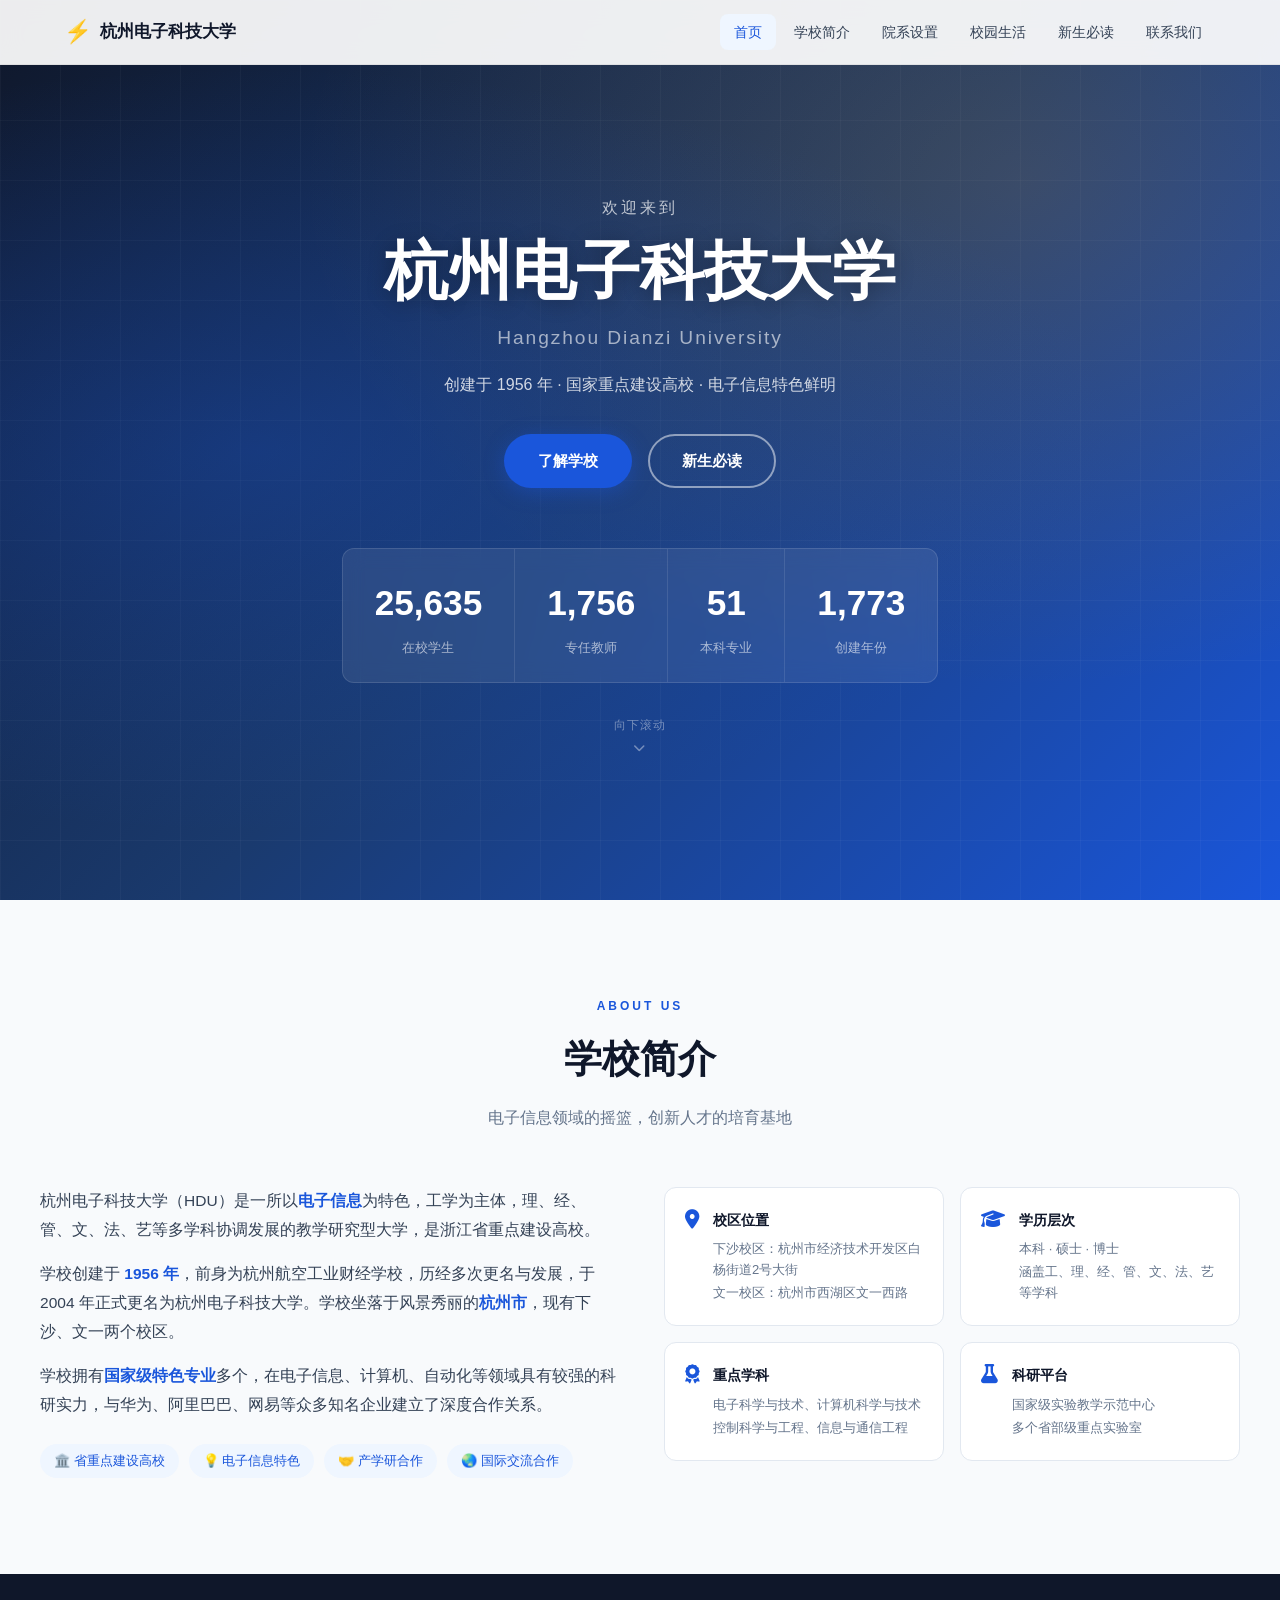
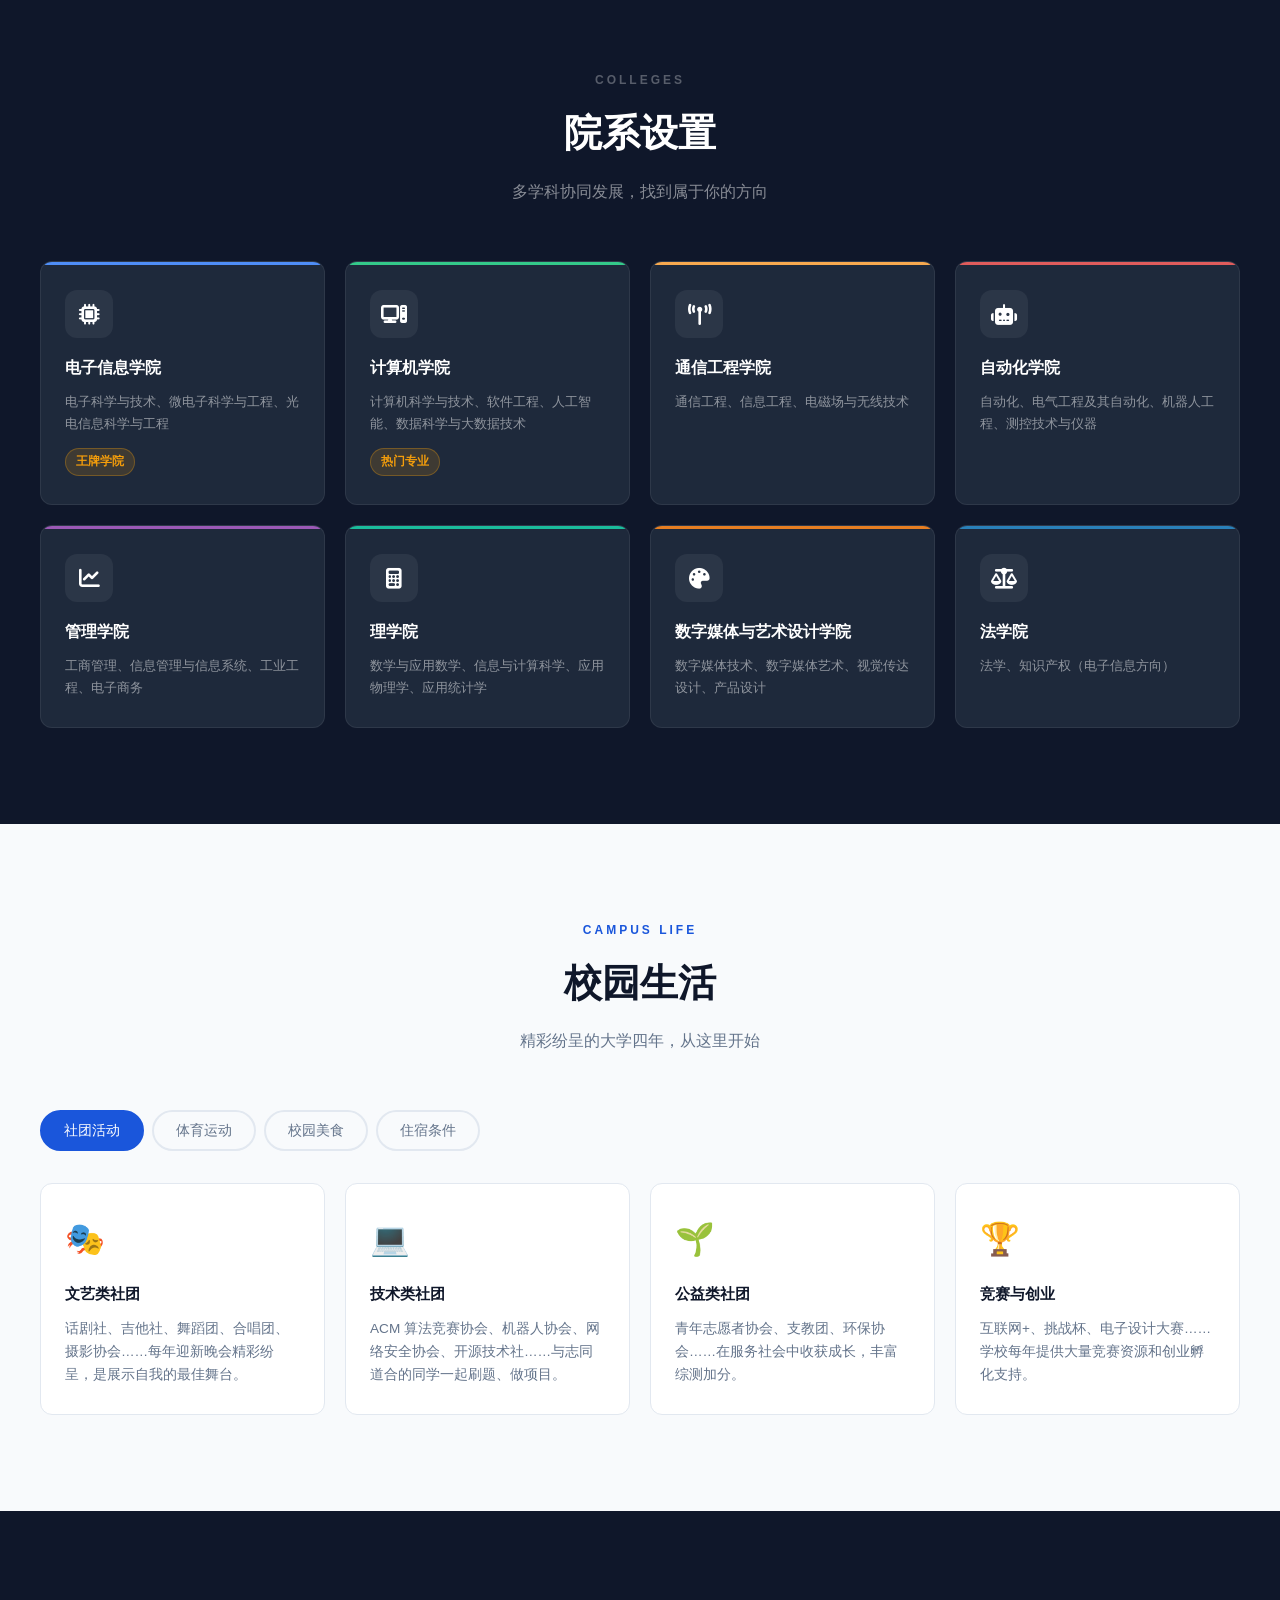
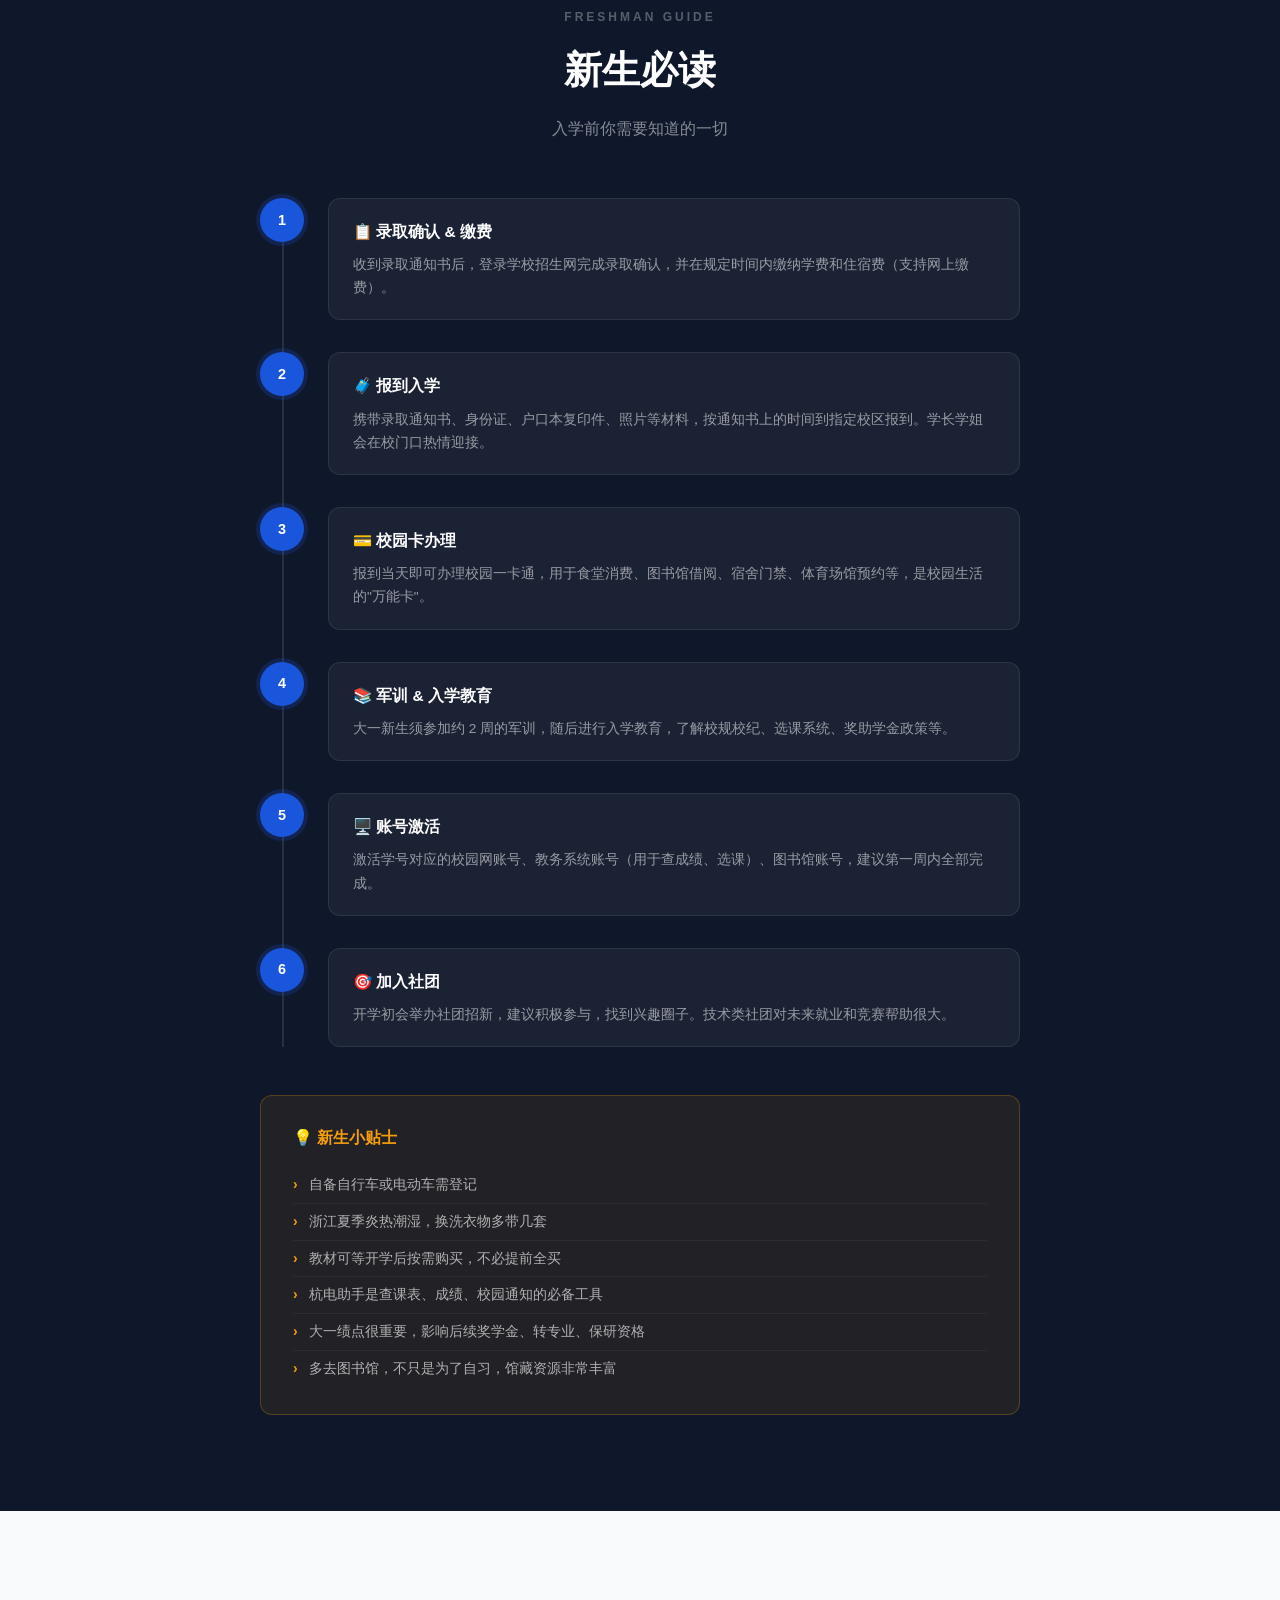
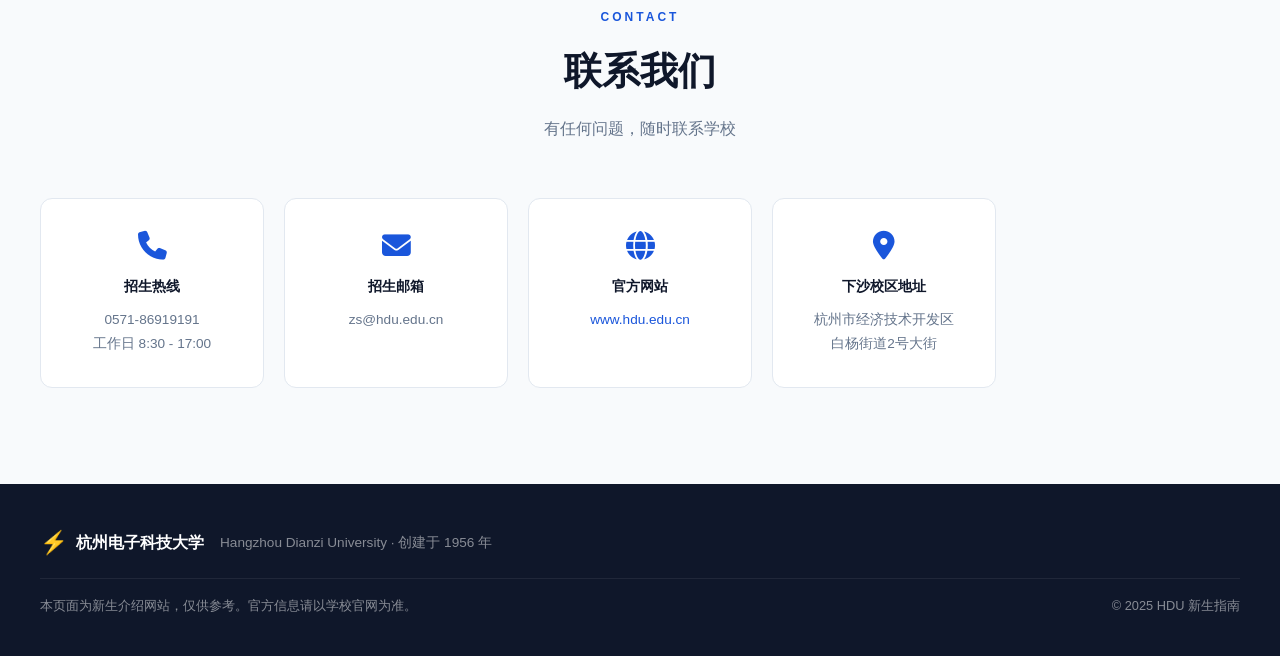
<file: index.html>
<!DOCTYPE html>
<html lang="zh-CN">
<head>
  <meta charset="UTF-8" />
  <meta name="viewport" content="width=device-width, initial-scale=1.0" />
  <title>杭州电子科技大学 · 新生指南</title>
  <link rel="stylesheet" href="css/style.css" />
  <link rel="stylesheet" href="https://cdnjs.cloudflare.com/ajax/libs/font-awesome/6.5.0/css/all.min.css" />
</head>
<body>

  <!-- 导航栏 -->
  <header class="navbar" id="navbar">
    <div class="nav-container">
      <div class="nav-logo">
        <span class="logo-icon">⚡</span>
        <span class="logo-text">杭州电子科技大学</span>
      </div>
      <nav class="nav-links" id="navLinks">
        <a href="#hero">首页</a>
        <a href="#about">学校简介</a>
        <a href="#colleges">院系设置</a>
        <a href="#campus">校园生活</a>
        <a href="#guide">新生必读</a>
        <a href="#contact">联系我们</a>
      </nav>
      <button class="nav-toggle" id="navToggle" aria-label="菜单">
        <span></span><span></span><span></span>
      </button>
    </div>
  </header>

  <!-- Hero -->
  <section class="hero" id="hero">
    <div class="hero-bg"></div>
    <div class="hero-content">
      <p class="hero-sub">欢迎来到</p>
      <h1 class="hero-title">杭州电子科技大学</h1>
      <p class="hero-en">Hangzhou Dianzi University</p>
      <p class="hero-desc">创建于 1956 年 · 国家重点建设高校 · 电子信息特色鲜明</p>
      <div class="hero-btns">
        <a href="#about" class="btn btn-primary">了解学校</a>
        <a href="#guide" class="btn btn-outline">新生必读</a>
      </div>
    </div>
    <div class="hero-stats">
      <div class="stat-item">
        <span class="stat-num" data-target="28000">0</span>
        <span class="stat-label">在校学生</span>
      </div>
      <div class="stat-item">
        <span class="stat-num" data-target="1937">0</span>
        <span class="stat-label">专任教师</span>
      </div>
      <div class="stat-item">
        <span class="stat-num" data-target="57">0</span>
        <span class="stat-label">本科专业</span>
      </div>
      <div class="stat-item">
        <span class="stat-num" data-target="1956">0</span>
        <span class="stat-label">创建年份</span>
      </div>
    </div>
    <div class="scroll-hint">
      <span>向下滚动</span>
      <i class="fa-solid fa-chevron-down"></i>
    </div>
  </section>

  <!-- 学校简介 -->
  <section class="section" id="about">
    <div class="container">
      <div class="section-header">
        <span class="section-tag">ABOUT US</span>
        <h2 class="section-title">学校简介</h2>
        <p class="section-sub">电子信息领域的摇篮，创新人才的培育基地</p>
      </div>
      <div class="about-grid">
        <div class="about-text">
          <p>杭州电子科技大学（HDU）是一所以<strong>电子信息</strong>为特色，工学为主体，理、经、管、文、法、艺等多学科协调发展的教学研究型大学，是浙江省重点建设高校。</p>
          <p>学校创建于 <strong>1956 年</strong>，前身为杭州航空工业财经学校，历经多次更名与发展，于 2004 年正式更名为杭州电子科技大学。学校坐落于风景秀丽的<strong>杭州市</strong>，现有下沙、文一两个校区。</p>
          <p>学校拥有<strong>国家级特色专业</strong>多个，在电子信息、计算机、自动化等领域具有较强的科研实力，与华为、阿里巴巴、网易等众多知名企业建立了深度合作关系。</p>
          <div class="about-tags">
            <span class="tag">🏛️ 省重点建设高校</span>
            <span class="tag">💡 电子信息特色</span>
            <span class="tag">🤝 产学研合作</span>
            <span class="tag">🌏 国际交流合作</span>
          </div>
        </div>
        <div class="about-cards">
          <div class="info-card">
            <i class="fa-solid fa-location-dot"></i>
            <div>
              <h4>校区位置</h4>
              <p>下沙校区：杭州市经济技术开发区白杨街道2号大街</p>
              <p>文一校区：杭州市西湖区文一西路</p>
            </div>
          </div>
          <div class="info-card">
            <i class="fa-solid fa-graduation-cap"></i>
            <div>
              <h4>学历层次</h4>
              <p>本科 · 硕士 · 博士</p>
              <p>涵盖工、理、经、管、文、法、艺等学科</p>
            </div>
          </div>
          <div class="info-card">
            <i class="fa-solid fa-award"></i>
            <div>
              <h4>重点学科</h4>
              <p>电子科学与技术、计算机科学与技术</p>
              <p>控制科学与工程、信息与通信工程</p>
            </div>
          </div>
          <div class="info-card">
            <i class="fa-solid fa-flask"></i>
            <div>
              <h4>科研平台</h4>
              <p>国家级实验教学示范中心</p>
              <p>多个省部级重点实验室</p>
            </div>
          </div>
        </div>
      </div>
    </div>
  </section>

  <!-- 院系设置 -->
  <section class="section section-dark" id="colleges">
    <div class="container">
      <div class="section-header">
        <span class="section-tag">COLLEGES</span>
        <h2 class="section-title">院系设置</h2>
        <p class="section-sub">多学科协同发展，找到属于你的方向</p>
      </div>
      <div class="colleges-grid">
        <div class="college-card" data-color="#4f8ef7">
          <div class="college-icon"><i class="fa-solid fa-microchip"></i></div>
          <h3>电子信息学院</h3>
          <p>电子科学与技术、微电子科学与工程、光电信息科学与工程</p>
          <span class="college-badge">王牌学院</span>
        </div>
        <div class="college-card" data-color="#34c98a">
          <div class="college-icon"><i class="fa-solid fa-computer"></i></div>
          <h3>计算机学院</h3>
          <p>计算机科学与技术、软件工程、人工智能、数据科学与大数据技术</p>
          <span class="college-badge">热门专业</span>
        </div>
        <div class="college-card" data-color="#f7a94f">
          <div class="college-icon"><i class="fa-solid fa-tower-broadcast"></i></div>
          <h3>通信工程学院</h3>
          <p>通信工程、信息工程、电磁场与无线技术</p>
        </div>
        <div class="college-card" data-color="#e05c5c">
          <div class="college-icon"><i class="fa-solid fa-robot"></i></div>
          <h3>自动化学院</h3>
          <p>自动化、电气工程及其自动化、机器人工程、测控技术与仪器</p>
        </div>
        <div class="college-card" data-color="#9b59b6">
          <div class="college-icon"><i class="fa-solid fa-chart-line"></i></div>
          <h3>管理学院</h3>
          <p>工商管理、信息管理与信息系统、工业工程、电子商务</p>
        </div>
        <div class="college-card" data-color="#1abc9c">
          <div class="college-icon"><i class="fa-solid fa-calculator"></i></div>
          <h3>理学院</h3>
          <p>数学与应用数学、信息与计算科学、应用物理学、应用统计学</p>
        </div>
        <div class="college-card" data-color="#e67e22">
          <div class="college-icon"><i class="fa-solid fa-palette"></i></div>
          <h3>数字媒体与艺术设计学院</h3>
          <p>数字媒体技术、数字媒体艺术、视觉传达设计、产品设计</p>
        </div>
        <div class="college-card" data-color="#2980b9">
          <div class="college-icon"><i class="fa-solid fa-scale-balanced"></i></div>
          <h3>法学院</h3>
          <p>法学、知识产权（电子信息方向）</p>
        </div>
      </div>
    </div>
  </section>

  <!-- 校园生活 -->
  <section class="section" id="campus">
    <div class="container">
      <div class="section-header">
        <span class="section-tag">CAMPUS LIFE</span>
        <h2 class="section-title">校园生活</h2>
        <p class="section-sub">精彩纷呈的大学四年，从这里开始</p>
      </div>
      <div class="campus-tabs">
        <button class="tab-btn active" data-tab="clubs">社团活动</button>
        <button class="tab-btn" data-tab="sports">体育运动</button>
        <button class="tab-btn" data-tab="food">校园美食</button>
        <button class="tab-btn" data-tab="dorm">住宿条件</button>
      </div>
      <div class="tab-content active" id="tab-clubs">
        <div class="life-grid">
          <div class="life-card"><div class="life-icon">🎭</div><h4>文艺类社团</h4><p>话剧社、吉他社、舞蹈团、合唱团、摄影协会……每年迎新晚会精彩纷呈，是展示自我的最佳舞台。</p></div>
          <div class="life-card"><div class="life-icon">💻</div><h4>技术类社团</h4><p>ACM 算法竞赛协会、机器人协会、网络安全协会、开源技术社……与志同道合的同学一起刷题、做项目。</p></div>
          <div class="life-card"><div class="life-icon">🌱</div><h4>公益类社团</h4><p>青年志愿者协会、支教团、环保协会……在服务社会中收获成长，丰富综测加分。</p></div>
          <div class="life-card"><div class="life-icon">🏆</div><h4>竞赛与创业</h4><p>互联网+、挑战杯、电子设计大赛……学校每年提供大量竞赛资源和创业孵化支持。</p></div>
        </div>
      </div>
      <div class="tab-content" id="tab-sports">
        <div class="life-grid">
          <div class="life-card"><div class="life-icon">⚽</div><h4>球类运动</h4><p>下沙校区拥有多块标准足球场、篮球场、排球场，每年举办院系联赛，氛围热烈。</p></div>
          <div class="life-card"><div class="life-icon">🏊</div><h4>游泳馆</h4><p>校内标准游泳馆，学生凭校园卡低价使用，游泳课也是大一必修体育课之一。</p></div>
          <div class="life-card"><div class="life-icon">🏸</div><h4>羽毛球 / 乒乓球</h4><p>室内体育馆提供羽毛球、乒乓球场地，可在线预约，是课余放松的好去处。</p></div>
          <div class="life-card"><div class="life-icon">🏃</div><h4>跑步打卡</h4><p>学校使用运动 App 记录跑步，每学期有跑步要求，操场夜跑是很多同学的日常。</p></div>
        </div>
      </div>
      <div class="tab-content" id="tab-food">
        <div class="life-grid">
          <div class="life-card"><div class="life-icon">🍜</div><h4>第一食堂</h4><p>主打家常菜，价格实惠，米饭 + 两菜一汤约 8-12 元，是大多数同学的日常选择。</p></div>
          <div class="life-card"><div class="life-icon">🍱</div><h4>第二食堂</h4><p>品类更丰富，有清真窗口、特色小炒、面食档口，适合口味多样的同学。</p></div>
          <div class="life-card"><div class="life-icon">☕</div><h4>校园周边</h4><p>下沙大学城周边餐饮丰富，奶茶店、烧烤、火锅一应俱全，周末觅食不愁。</p></div>
          <div class="life-card"><div class="life-icon">🛒</div><h4>超市 &amp; 便利店</h4><p>校内有超市和多家便利店，日常零食、生活用品采购十分方便。</p></div>
        </div>
      </div>
      <div class="tab-content" id="tab-dorm">
        <div class="life-grid">
          <div class="life-card"><div class="life-icon">🛏️</div><h4>宿舍类型</h4><p>主要为 4 人间，上床下桌设计，每间宿舍配有独立卫浴、空调、网络接口。</p></div>
          <div class="life-card"><div class="life-icon">📶</div><h4>网络条件</h4><p>校园网覆盖全校，宿舍可接有线网络，Wi-Fi 信号稳定，支持校园网账号登录。</p></div>
          <div class="life-card"><div class="life-icon">🧺</div><h4>生活设施</h4><p>每栋宿舍楼配有自助洗衣机、烘干机（扫码付费），开水间 24 小时供应热水。</p></div>
          <div class="life-card"><div class="life-icon">🔒</div><h4>安全管理</h4><p>宿舍楼门禁系统完善，晚 11 点后需刷卡进入，保卫处 24 小时值班。</p></div>
        </div>
      </div>
    </div>
  </section>

  <!-- 新生必读 -->
  <section class="section section-dark" id="guide">
    <div class="container">
      <div class="section-header">
        <span class="section-tag">FRESHMAN GUIDE</span>
        <h2 class="section-title">新生必读</h2>
        <p class="section-sub">入学前你需要知道的一切</p>
      </div>
      <div class="guide-timeline">
        <div class="timeline-item">
          <div class="timeline-dot">1</div>
          <div class="timeline-content"><h4>📋 录取确认 &amp; 缴费</h4><p>收到录取通知书后，登录学校招生网完成录取确认，并在规定时间内缴纳学费和住宿费（支持网上缴费）。</p></div>
        </div>
        <div class="timeline-item">
          <div class="timeline-dot">2</div>
          <div class="timeline-content"><h4>🧳 报到入学</h4><p>携带录取通知书、身份证、户口本复印件、照片等材料，按通知书上的时间到指定校区报到。学长学姐会在校门口热情迎接。</p></div>
        </div>
        <div class="timeline-item">
          <div class="timeline-dot">3</div>
          <div class="timeline-content"><h4>💳 校园卡办理</h4><p>报到当天即可办理校园一卡通，用于食堂消费、图书馆借阅、宿舍门禁、体育场馆预约等，是校园生活的"万能卡"。</p></div>
        </div>
        <div class="timeline-item">
          <div class="timeline-dot">4</div>
          <div class="timeline-content"><h4>📚 军训 &amp; 入学教育</h4><p>大一新生须参加约 2 周的军训，随后进行入学教育，了解校规校纪、选课系统、奖助学金政策等。</p></div>
        </div>
        <div class="timeline-item">
          <div class="timeline-dot">5</div>
          <div class="timeline-content"><h4>🖥️ 账号激活</h4><p>激活学号对应的校园网账号、教务系统账号（用于查成绩、选课）、图书馆账号，建议第一周内全部完成。</p></div>
        </div>
        <div class="timeline-item">
          <div class="timeline-dot">6</div>
          <div class="timeline-content"><h4>🎯 加入社团</h4><p>开学初会举办社团招新，建议积极参与，找到兴趣圈子。技术类社团对未来就业和竞赛帮助很大。</p></div>
        </div>
      </div>
      <div class="tips-box">
        <h3>💡 新生小贴士</h3>
        <ul>
          <li>自备自行车或电动车需登记</li>
          <li>浙江夏季炎热潮湿，换洗衣物多带几套</li>
          <li>教材可等开学后按需购买，不必提前全买</li>
          <li>杭电助手是查课表、成绩、校园通知的必备工具</li>
          <li>大一绩点很重要，影响后续奖学金、转专业、保研资格</li>
          <li>多去图书馆，不只是为了自习，馆藏资源非常丰富</li>
        </ul>
      </div>
    </div>
  </section>

  <!-- 联系我们 -->
  <section class="section" id="contact">
    <div class="container">
      <div class="section-header">
        <span class="section-tag">CONTACT</span>
        <h2 class="section-title">联系我们</h2>
        <p class="section-sub">有任何问题，随时联系学校</p>
      </div>
      <div class="contact-grid">
        <div class="contact-card"><i class="fa-solid fa-phone"></i><h4>招生热线</h4><p>0571-86919191</p><p>工作日 8:30 - 17:00</p></div>
        <div class="contact-card"><i class="fa-solid fa-envelope"></i><h4>招生邮箱</h4><p>zs@hdu.edu.cn</p></div>
        <div class="contact-card"><i class="fa-solid fa-globe"></i><h4>官方网站</h4><p><a href="https://www.hdu.edu.cn" target="_blank">www.hdu.edu.cn</a></p></div>
        <div class="contact-card"><i class="fa-solid fa-location-dot"></i><h4>下沙校区地址</h4><p>杭州市经济技术开发区</p><p>白杨街道2号大街</p></div>
      </div>
    </div>
  </section>

  <!-- Footer -->
  <footer class="footer">
    <div class="container">
      <div class="footer-top">
        <div class="footer-brand"><span class="logo-icon">⚡</span><span>杭州电子科技大学</span></div>
        <p>Hangzhou Dianzi University · 创建于 1956 年</p>
      </div>
      <div class="footer-bottom">
        <p>本页面为新生介绍网站，仅供参考。官方信息请以学校官网为准。</p>
        <p>© 2025 HDU 新生指南</p>
      </div>
    </div>
  </footer>

  <script src="js/main.js"></script>
</body>
</html>
</file>
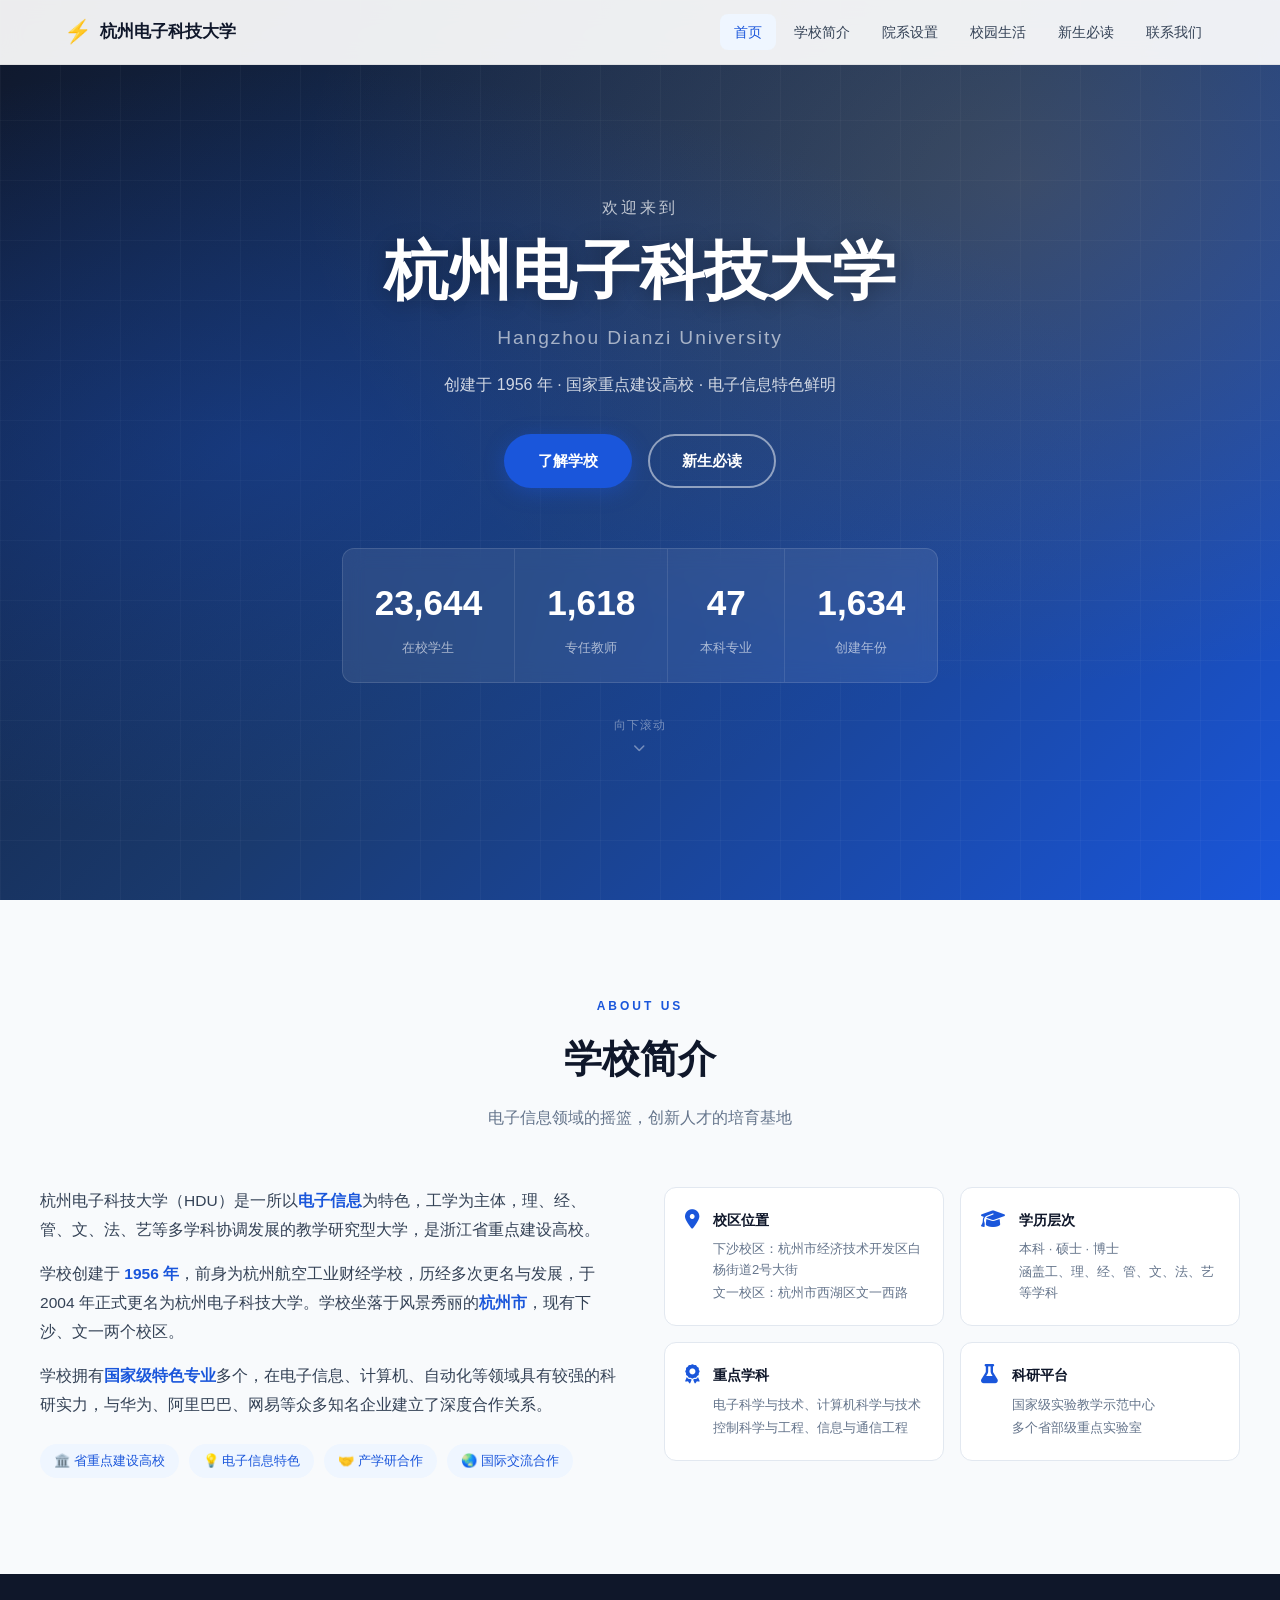
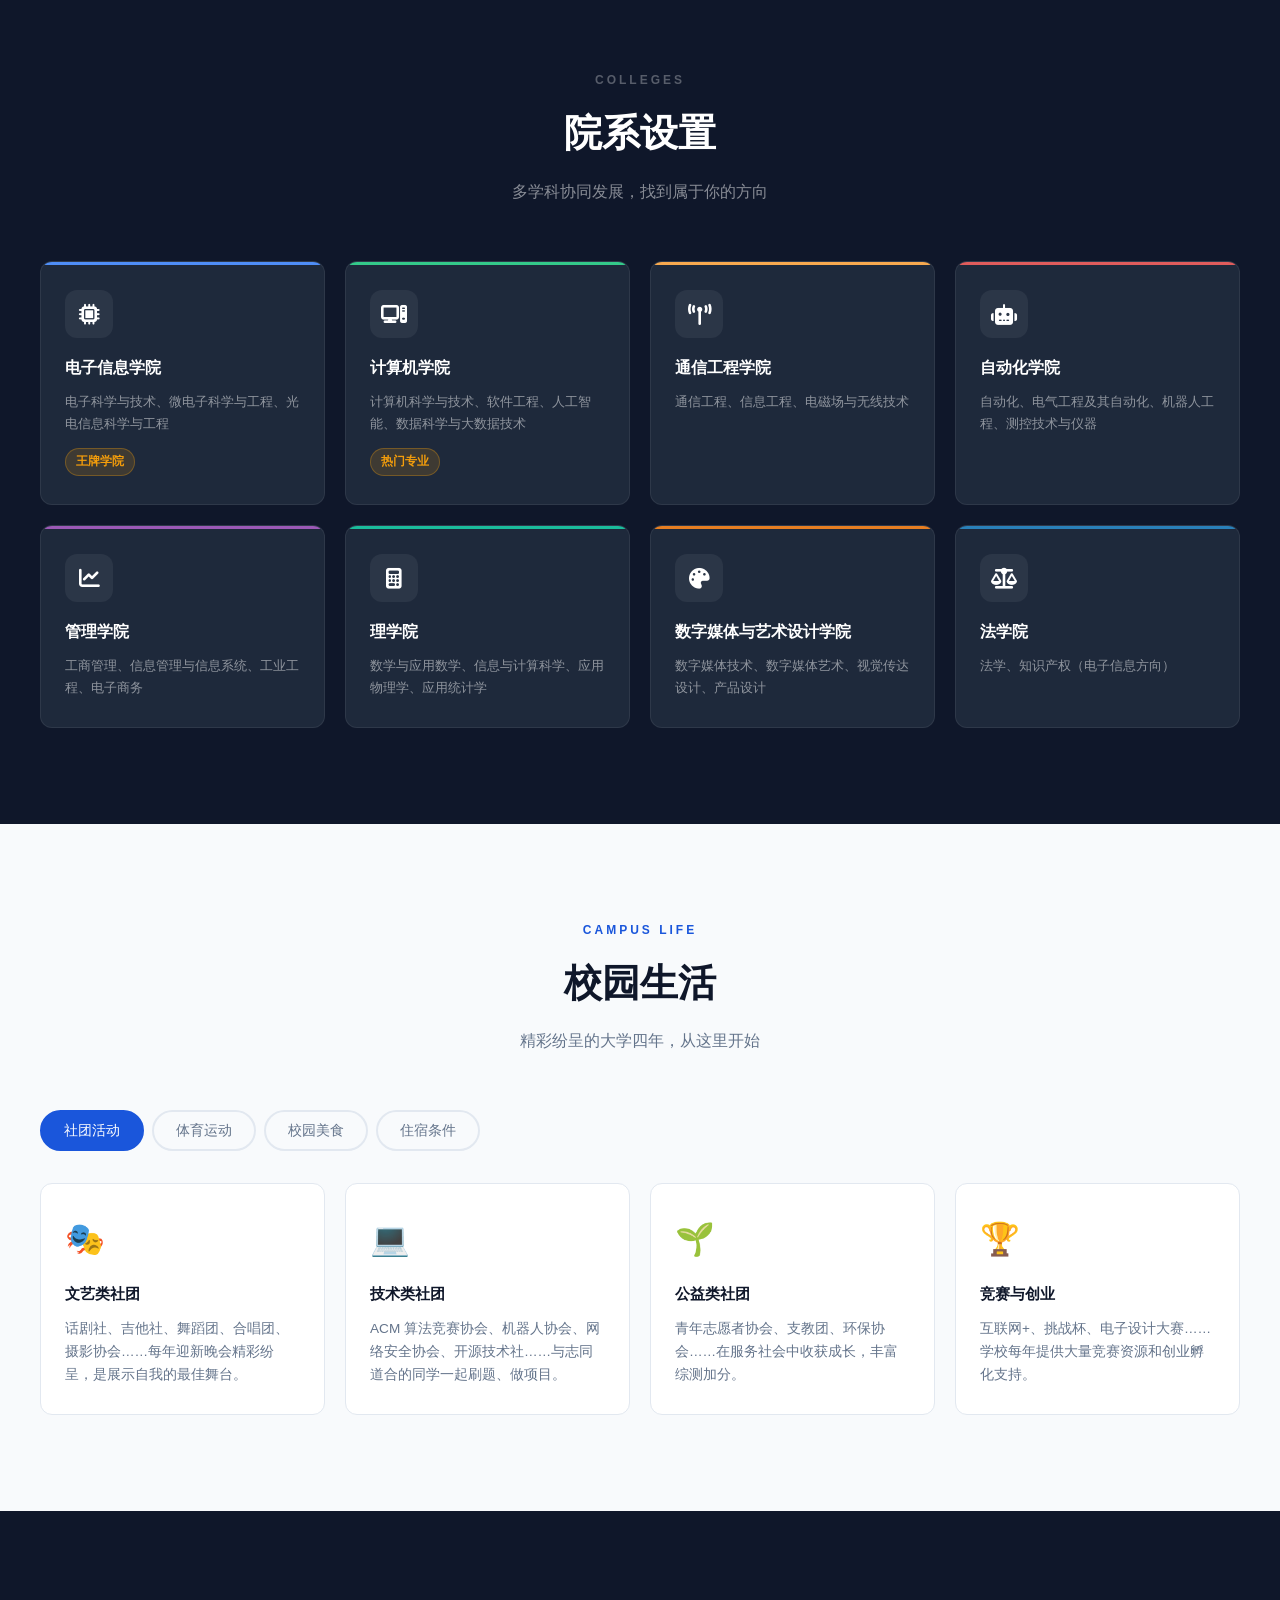
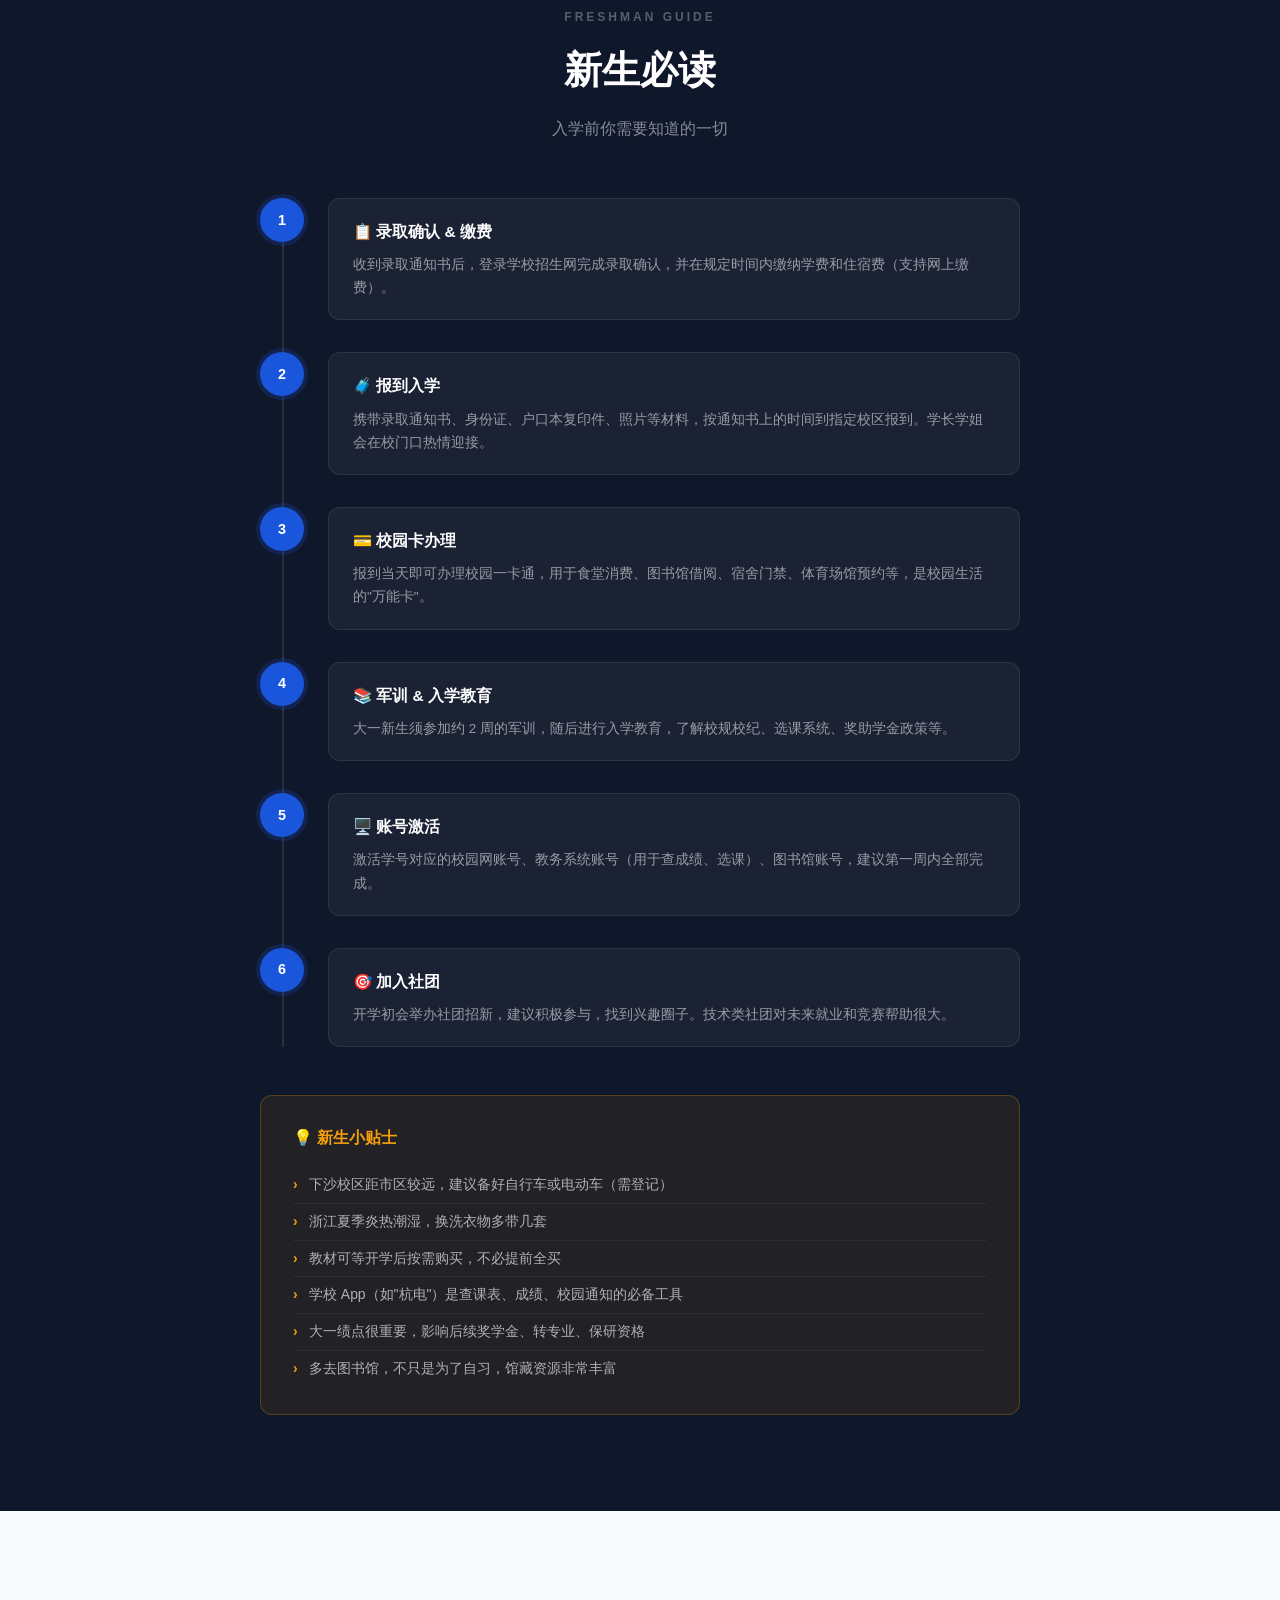
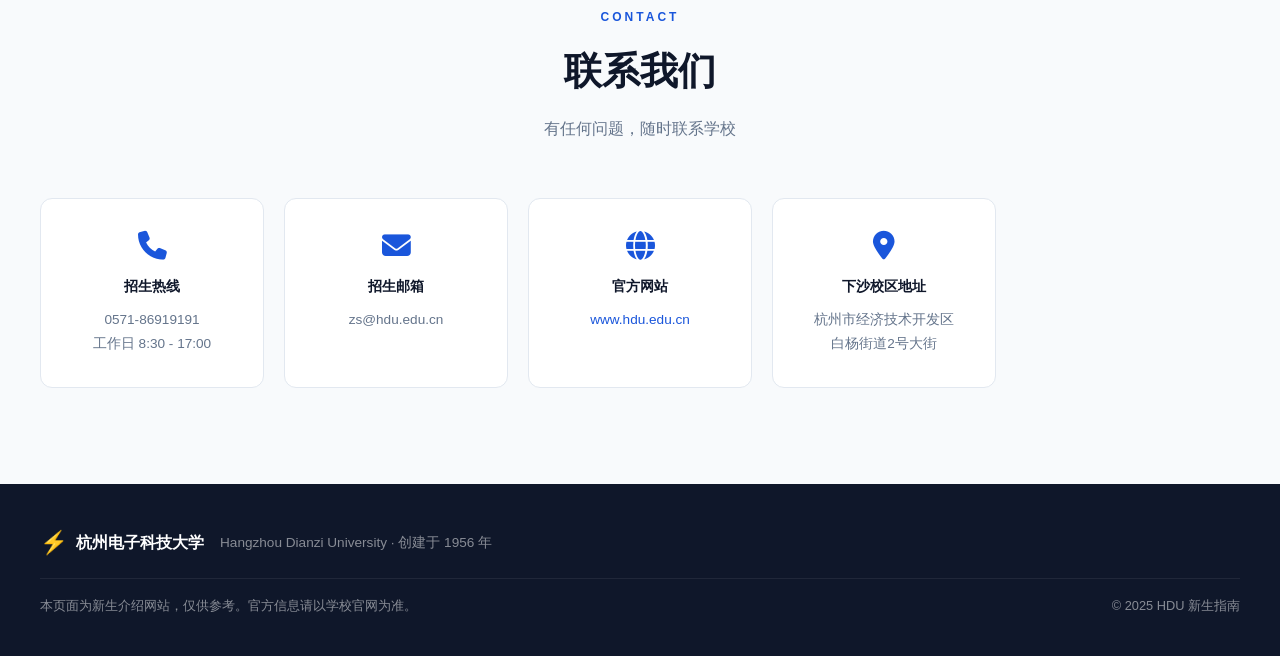
<file: Hello_HDU/index.html>
<!DOCTYPE html>
<html lang="zh-CN">
<head>
  <meta charset="UTF-8" />
  <meta name="viewport" content="width=device-width, initial-scale=1.0" />
  <title>杭州电子科技大学 · 新生指南</title>
  <link rel="stylesheet" href="css/style.css" />
  <link rel="stylesheet" href="https://cdnjs.cloudflare.com/ajax/libs/font-awesome/6.5.0/css/all.min.css" />
</head>
<body>

  <!-- 导航栏 -->
  <header class="navbar" id="navbar">
    <div class="nav-container">
      <div class="nav-logo">
        <span class="logo-icon">⚡</span>
        <span class="logo-text">杭州电子科技大学</span>
      </div>
      <nav class="nav-links" id="navLinks">
        <a href="#hero">首页</a>
        <a href="#about">学校简介</a>
        <a href="#colleges">院系设置</a>
        <a href="#campus">校园生活</a>
        <a href="#guide">新生必读</a>
        <a href="#contact">联系我们</a>
      </nav>
      <button class="nav-toggle" id="navToggle" aria-label="菜单">
        <span></span><span></span><span></span>
      </button>
    </div>
  </header>

  <!-- Hero -->
  <section class="hero" id="hero">
    <div class="hero-bg"></div>
    <div class="hero-content">
      <p class="hero-sub">欢迎来到</p>
      <h1 class="hero-title">杭州电子科技大学</h1>
      <p class="hero-en">Hangzhou Dianzi University</p>
      <p class="hero-desc">创建于 1956 年 · 国家重点建设高校 · 电子信息特色鲜明</p>
      <div class="hero-btns">
        <a href="#about" class="btn btn-primary">了解学校</a>
        <a href="#guide" class="btn btn-outline">新生必读</a>
      </div>
    </div>
    <div class="hero-stats">
      <div class="stat-item">
        <span class="stat-num" data-target="28000">0</span>
        <span class="stat-label">在校学生</span>
      </div>
      <div class="stat-item">
        <span class="stat-num" data-target="1937">0</span>
        <span class="stat-label">专任教师</span>
      </div>
      <div class="stat-item">
        <span class="stat-num" data-target="57">0</span>
        <span class="stat-label">本科专业</span>
      </div>
      <div class="stat-item">
        <span class="stat-num" data-target="1956">0</span>
        <span class="stat-label">创建年份</span>
      </div>
    </div>
    <div class="scroll-hint">
      <span>向下滚动</span>
      <i class="fa-solid fa-chevron-down"></i>
    </div>
  </section>

  <!-- 学校简介 -->
  <section class="section" id="about">
    <div class="container">
      <div class="section-header">
        <span class="section-tag">ABOUT US</span>
        <h2 class="section-title">学校简介</h2>
        <p class="section-sub">电子信息领域的摇篮，创新人才的培育基地</p>
      </div>
      <div class="about-grid">
        <div class="about-text">
          <p>杭州电子科技大学（HDU）是一所以<strong>电子信息</strong>为特色，工学为主体，理、经、管、文、法、艺等多学科协调发展的教学研究型大学，是浙江省重点建设高校。</p>
          <p>学校创建于 <strong>1956 年</strong>，前身为杭州航空工业财经学校，历经多次更名与发展，于 2004 年正式更名为杭州电子科技大学。学校坐落于风景秀丽的<strong>杭州市</strong>，现有下沙、文一两个校区。</p>
          <p>学校拥有<strong>国家级特色专业</strong>多个，在电子信息、计算机、自动化等领域具有较强的科研实力，与华为、阿里巴巴、网易等众多知名企业建立了深度合作关系。</p>
          <div class="about-tags">
            <span class="tag">🏛️ 省重点建设高校</span>
            <span class="tag">💡 电子信息特色</span>
            <span class="tag">🤝 产学研合作</span>
            <span class="tag">🌏 国际交流合作</span>
          </div>
        </div>
        <div class="about-cards">
          <div class="info-card">
            <i class="fa-solid fa-location-dot"></i>
            <div>
              <h4>校区位置</h4>
              <p>下沙校区：杭州市经济技术开发区白杨街道2号大街</p>
              <p>文一校区：杭州市西湖区文一西路</p>
            </div>
          </div>
          <div class="info-card">
            <i class="fa-solid fa-graduation-cap"></i>
            <div>
              <h4>学历层次</h4>
              <p>本科 · 硕士 · 博士</p>
              <p>涵盖工、理、经、管、文、法、艺等学科</p>
            </div>
          </div>
          <div class="info-card">
            <i class="fa-solid fa-award"></i>
            <div>
              <h4>重点学科</h4>
              <p>电子科学与技术、计算机科学与技术</p>
              <p>控制科学与工程、信息与通信工程</p>
            </div>
          </div>
          <div class="info-card">
            <i class="fa-solid fa-flask"></i>
            <div>
              <h4>科研平台</h4>
              <p>国家级实验教学示范中心</p>
              <p>多个省部级重点实验室</p>
            </div>
          </div>
        </div>
      </div>
    </div>
  </section>

  <!-- 院系设置 -->
  <section class="section section-dark" id="colleges">
    <div class="container">
      <div class="section-header">
        <span class="section-tag">COLLEGES</span>
        <h2 class="section-title">院系设置</h2>
        <p class="section-sub">多学科协同发展，找到属于你的方向</p>
      </div>
      <div class="colleges-grid">
        <div class="college-card" data-color="#4f8ef7">
          <div class="college-icon"><i class="fa-solid fa-microchip"></i></div>
          <h3>电子信息学院</h3>
          <p>电子科学与技术、微电子科学与工程、光电信息科学与工程</p>
          <span class="college-badge">王牌学院</span>
        </div>
        <div class="college-card" data-color="#34c98a">
          <div class="college-icon"><i class="fa-solid fa-computer"></i></div>
          <h3>计算机学院</h3>
          <p>计算机科学与技术、软件工程、人工智能、数据科学与大数据技术</p>
          <span class="college-badge">热门专业</span>
        </div>
        <div class="college-card" data-color="#f7a94f">
          <div class="college-icon"><i class="fa-solid fa-tower-broadcast"></i></div>
          <h3>通信工程学院</h3>
          <p>通信工程、信息工程、电磁场与无线技术</p>
        </div>
        <div class="college-card" data-color="#e05c5c">
          <div class="college-icon"><i class="fa-solid fa-robot"></i></div>
          <h3>自动化学院</h3>
          <p>自动化、电气工程及其自动化、机器人工程、测控技术与仪器</p>
        </div>
        <div class="college-card" data-color="#9b59b6">
          <div class="college-icon"><i class="fa-solid fa-chart-line"></i></div>
          <h3>管理学院</h3>
          <p>工商管理、信息管理与信息系统、工业工程、电子商务</p>
        </div>
        <div class="college-card" data-color="#1abc9c">
          <div class="college-icon"><i class="fa-solid fa-calculator"></i></div>
          <h3>理学院</h3>
          <p>数学与应用数学、信息与计算科学、应用物理学、应用统计学</p>
        </div>
        <div class="college-card" data-color="#e67e22">
          <div class="college-icon"><i class="fa-solid fa-palette"></i></div>
          <h3>数字媒体与艺术设计学院</h3>
          <p>数字媒体技术、数字媒体艺术、视觉传达设计、产品设计</p>
        </div>
        <div class="college-card" data-color="#2980b9">
          <div class="college-icon"><i class="fa-solid fa-scale-balanced"></i></div>
          <h3>法学院</h3>
          <p>法学、知识产权（电子信息方向）</p>
        </div>
      </div>
    </div>
  </section>

  <!-- 校园生活 -->
  <section class="section" id="campus">
    <div class="container">
      <div class="section-header">
        <span class="section-tag">CAMPUS LIFE</span>
        <h2 class="section-title">校园生活</h2>
        <p class="section-sub">精彩纷呈的大学四年，从这里开始</p>
      </div>
      <div class="campus-tabs">
        <button class="tab-btn active" data-tab="clubs">社团活动</button>
        <button class="tab-btn" data-tab="sports">体育运动</button>
        <button class="tab-btn" data-tab="food">校园美食</button>
        <button class="tab-btn" data-tab="dorm">住宿条件</button>
      </div>
      <div class="tab-content active" id="tab-clubs">
        <div class="life-grid">
          <div class="life-card"><div class="life-icon">🎭</div><h4>文艺类社团</h4><p>话剧社、吉他社、舞蹈团、合唱团、摄影协会……每年迎新晚会精彩纷呈，是展示自我的最佳舞台。</p></div>
          <div class="life-card"><div class="life-icon">💻</div><h4>技术类社团</h4><p>ACM 算法竞赛协会、机器人协会、网络安全协会、开源技术社……与志同道合的同学一起刷题、做项目。</p></div>
          <div class="life-card"><div class="life-icon">🌱</div><h4>公益类社团</h4><p>青年志愿者协会、支教团、环保协会……在服务社会中收获成长，丰富综测加分。</p></div>
          <div class="life-card"><div class="life-icon">🏆</div><h4>竞赛与创业</h4><p>互联网+、挑战杯、电子设计大赛……学校每年提供大量竞赛资源和创业孵化支持。</p></div>
        </div>
      </div>
      <div class="tab-content" id="tab-sports">
        <div class="life-grid">
          <div class="life-card"><div class="life-icon">⚽</div><h4>球类运动</h4><p>下沙校区拥有多块标准足球场、篮球场、排球场，每年举办院系联赛，氛围热烈。</p></div>
          <div class="life-card"><div class="life-icon">🏊</div><h4>游泳馆</h4><p>校内标准游泳馆，学生凭校园卡低价使用，游泳课也是大一必修体育课之一。</p></div>
          <div class="life-card"><div class="life-icon">🏸</div><h4>羽毛球 / 乒乓球</h4><p>室内体育馆提供羽毛球、乒乓球场地，可在线预约，是课余放松的好去处。</p></div>
          <div class="life-card"><div class="life-icon">🏃</div><h4>跑步打卡</h4><p>学校使用运动 App 记录跑步，每学期有跑步要求，操场夜跑是很多同学的日常。</p></div>
        </div>
      </div>
      <div class="tab-content" id="tab-food">
        <div class="life-grid">
          <div class="life-card"><div class="life-icon">🍜</div><h4>第一食堂</h4><p>主打家常菜，价格实惠，米饭 + 两菜一汤约 8-12 元，是大多数同学的日常选择。</p></div>
          <div class="life-card"><div class="life-icon">🍱</div><h4>第二食堂</h4><p>品类更丰富，有清真窗口、特色小炒、面食档口，适合口味多样的同学。</p></div>
          <div class="life-card"><div class="life-icon">☕</div><h4>校园周边</h4><p>下沙大学城周边餐饮丰富，奶茶店、烧烤、火锅一应俱全，周末觅食不愁。</p></div>
          <div class="life-card"><div class="life-icon">🛒</div><h4>超市 &amp; 便利店</h4><p>校内有超市和多家便利店，日常零食、生活用品采购十分方便。</p></div>
        </div>
      </div>
      <div class="tab-content" id="tab-dorm">
        <div class="life-grid">
          <div class="life-card"><div class="life-icon">🛏️</div><h4>宿舍类型</h4><p>主要为 4 人间，上床下桌设计，每间宿舍配有独立卫浴、空调、网络接口。</p></div>
          <div class="life-card"><div class="life-icon">📶</div><h4>网络条件</h4><p>校园网覆盖全校，宿舍可接有线网络，Wi-Fi 信号稳定，支持校园网账号登录。</p></div>
          <div class="life-card"><div class="life-icon">🧺</div><h4>生活设施</h4><p>每栋宿舍楼配有自助洗衣机、烘干机（扫码付费），开水间 24 小时供应热水。</p></div>
          <div class="life-card"><div class="life-icon">🔒</div><h4>安全管理</h4><p>宿舍楼门禁系统完善，晚 11 点后需刷卡进入，保卫处 24 小时值班。</p></div>
        </div>
      </div>
    </div>
  </section>

  <!-- 新生必读 -->
  <section class="section section-dark" id="guide">
    <div class="container">
      <div class="section-header">
        <span class="section-tag">FRESHMAN GUIDE</span>
        <h2 class="section-title">新生必读</h2>
        <p class="section-sub">入学前你需要知道的一切</p>
      </div>
      <div class="guide-timeline">
        <div class="timeline-item">
          <div class="timeline-dot">1</div>
          <div class="timeline-content"><h4>📋 录取确认 &amp; 缴费</h4><p>收到录取通知书后，登录学校招生网完成录取确认，并在规定时间内缴纳学费和住宿费（支持网上缴费）。</p></div>
        </div>
        <div class="timeline-item">
          <div class="timeline-dot">2</div>
          <div class="timeline-content"><h4>🧳 报到入学</h4><p>携带录取通知书、身份证、户口本复印件、照片等材料，按通知书上的时间到指定校区报到。学长学姐会在校门口热情迎接。</p></div>
        </div>
        <div class="timeline-item">
          <div class="timeline-dot">3</div>
          <div class="timeline-content"><h4>💳 校园卡办理</h4><p>报到当天即可办理校园一卡通，用于食堂消费、图书馆借阅、宿舍门禁、体育场馆预约等，是校园生活的"万能卡"。</p></div>
        </div>
        <div class="timeline-item">
          <div class="timeline-dot">4</div>
          <div class="timeline-content"><h4>📚 军训 &amp; 入学教育</h4><p>大一新生须参加约 2 周的军训，随后进行入学教育，了解校规校纪、选课系统、奖助学金政策等。</p></div>
        </div>
        <div class="timeline-item">
          <div class="timeline-dot">5</div>
          <div class="timeline-content"><h4>🖥️ 账号激活</h4><p>激活学号对应的校园网账号、教务系统账号（用于查成绩、选课）、图书馆账号，建议第一周内全部完成。</p></div>
        </div>
        <div class="timeline-item">
          <div class="timeline-dot">6</div>
          <div class="timeline-content"><h4>🎯 加入社团</h4><p>开学初会举办社团招新，建议积极参与，找到兴趣圈子。技术类社团对未来就业和竞赛帮助很大。</p></div>
        </div>
      </div>
      <div class="tips-box">
        <h3>💡 新生小贴士</h3>
        <ul>
          <li>下沙校区距市区较远，建议备好自行车或电动车（需登记）</li>
          <li>浙江夏季炎热潮湿，换洗衣物多带几套</li>
          <li>教材可等开学后按需购买，不必提前全买</li>
          <li>学校 App（如"杭电"）是查课表、成绩、校园通知的必备工具</li>
          <li>大一绩点很重要，影响后续奖学金、转专业、保研资格</li>
          <li>多去图书馆，不只是为了自习，馆藏资源非常丰富</li>
        </ul>
      </div>
    </div>
  </section>

  <!-- 联系我们 -->
  <section class="section" id="contact">
    <div class="container">
      <div class="section-header">
        <span class="section-tag">CONTACT</span>
        <h2 class="section-title">联系我们</h2>
        <p class="section-sub">有任何问题，随时联系学校</p>
      </div>
      <div class="contact-grid">
        <div class="contact-card"><i class="fa-solid fa-phone"></i><h4>招生热线</h4><p>0571-86919191</p><p>工作日 8:30 - 17:00</p></div>
        <div class="contact-card"><i class="fa-solid fa-envelope"></i><h4>招生邮箱</h4><p>zs@hdu.edu.cn</p></div>
        <div class="contact-card"><i class="fa-solid fa-globe"></i><h4>官方网站</h4><p><a href="https://www.hdu.edu.cn" target="_blank">www.hdu.edu.cn</a></p></div>
        <div class="contact-card"><i class="fa-solid fa-location-dot"></i><h4>下沙校区地址</h4><p>杭州市经济技术开发区</p><p>白杨街道2号大街</p></div>
      </div>
    </div>
  </section>

  <!-- Footer -->
  <footer class="footer">
    <div class="container">
      <div class="footer-top">
        <div class="footer-brand"><span class="logo-icon">⚡</span><span>杭州电子科技大学</span></div>
        <p>Hangzhou Dianzi University · 创建于 1956 年</p>
      </div>
      <div class="footer-bottom">
        <p>本页面为新生介绍网站，仅供参考。官方信息请以学校官网为准。</p>
        <p>© 2025 HDU 新生指南</p>
      </div>
    </div>
  </footer>

  <script src="js/main.js"></script>
</body>
</html>
</file>
<file: css/style.css>
/* ===== 全局重置 & 变量 ===== */
*, *::before, *::after { box-sizing: border-box; margin: 0; padding: 0; }

:root {
  --primary: #1a56db;
  --primary-dark: #1240a8;
  --accent: #f59e0b;
  --dark: #0f172a;
  --dark-2: #1e293b;
  --text: #334155;
  --text-light: #64748b;
  --bg: #f8fafc;
  --white: #ffffff;
  --radius: 12px;
  --shadow: 0 4px 24px rgba(0,0,0,0.08);
  --transition: 0.3s ease;
}

html { scroll-behavior: smooth; }

body {
  font-family: "PingFang SC", "Microsoft YaHei", "Helvetica Neue", sans-serif;
  color: var(--text);
  background: var(--bg);
  line-height: 1.7;
}

a { color: inherit; text-decoration: none; }
img { max-width: 100%; display: block; }

/* ===== 导航栏 ===== */
.navbar {
  position: fixed; top: 0; left: 0; right: 0; z-index: 1000;
  background: rgba(255,255,255,0.92);
  backdrop-filter: blur(12px);
  border-bottom: 1px solid rgba(0,0,0,0.06);
  transition: box-shadow var(--transition);
}
.navbar.scrolled { box-shadow: 0 2px 20px rgba(0,0,0,0.1); }

.nav-container {
  max-width: 1200px; margin: 0 auto;
  padding: 0 24px;
  height: 64px;
  display: flex; align-items: center; justify-content: space-between;
}

.nav-logo {
  display: flex; align-items: center; gap: 8px;
  font-weight: 700; font-size: 1.05rem; color: var(--dark);
}
.logo-icon { font-size: 1.4rem; }

.nav-links { display: flex; gap: 4px; }
.nav-links a {
  padding: 6px 14px; border-radius: 8px;
  font-size: 0.9rem; color: var(--text);
  transition: background var(--transition), color var(--transition);
}
.nav-links a:hover { background: #eff6ff; color: var(--primary); }

.nav-toggle {
  display: none; flex-direction: column; gap: 5px;
  background: none; border: none; cursor: pointer; padding: 4px;
}
.nav-toggle span {
  display: block; width: 24px; height: 2px;
  background: var(--dark); border-radius: 2px;
  transition: var(--transition);
}

/* ===== Hero ===== */
.hero {
  min-height: 100vh;
  display: flex; flex-direction: column;
  align-items: center; justify-content: center;
  position: relative; overflow: hidden;
  background: linear-gradient(135deg, #0f172a 0%, #1a3a6e 50%, #1a56db 100%);
  color: var(--white);
  padding: 80px 24px 0;
}

.hero-bg {
  position: absolute; inset: 0;
  background:
    radial-gradient(ellipse at 20% 50%, rgba(26,86,219,0.3) 0%, transparent 60%),
    radial-gradient(ellipse at 80% 20%, rgba(245,158,11,0.15) 0%, transparent 50%);
  pointer-events: none;
}

/* 动态网格背景 */
.hero::before {
  content: '';
  position: absolute; inset: 0;
  background-image:
    linear-gradient(rgba(255,255,255,0.03) 1px, transparent 1px),
    linear-gradient(90deg, rgba(255,255,255,0.03) 1px, transparent 1px);
  background-size: 60px 60px;
  pointer-events: none;
}

.hero-content {
  position: relative; z-index: 1;
  text-align: center; max-width: 800px;
}

.hero-sub {
  font-size: 1rem; letter-spacing: 0.2em;
  color: rgba(255,255,255,0.7); margin-bottom: 12px;
  text-transform: uppercase;
}

.hero-title {
  font-size: clamp(2rem, 6vw, 4rem);
  font-weight: 800; line-height: 1.2;
  margin-bottom: 12px;
  text-shadow: 0 2px 20px rgba(0,0,0,0.3);
}

.hero-en {
  font-size: clamp(0.9rem, 2vw, 1.2rem);
  color: rgba(255,255,255,0.6);
  letter-spacing: 0.1em; margin-bottom: 16px;
}

.hero-desc {
  font-size: 1rem; color: rgba(255,255,255,0.8);
  margin-bottom: 36px;
}

.hero-btns { display: flex; gap: 16px; justify-content: center; flex-wrap: wrap; }

.btn {
  padding: 12px 32px; border-radius: 50px;
  font-size: 0.95rem; font-weight: 600;
  transition: transform var(--transition), box-shadow var(--transition), background var(--transition);
  cursor: pointer; border: 2px solid transparent;
}
.btn:hover { transform: translateY(-2px); }

.btn-primary {
  background: var(--primary); color: var(--white);
  box-shadow: 0 4px 20px rgba(26,86,219,0.4);
}
.btn-primary:hover { background: var(--primary-dark); box-shadow: 0 6px 28px rgba(26,86,219,0.5); }

.btn-outline {
  background: transparent; color: var(--white);
  border-color: rgba(255,255,255,0.5);
}
.btn-outline:hover { background: rgba(255,255,255,0.1); border-color: var(--white); }

.hero-stats {
  position: relative; z-index: 1;
  display: flex; gap: 0;
  background: rgba(255,255,255,0.08);
  backdrop-filter: blur(10px);
  border: 1px solid rgba(255,255,255,0.12);
  border-radius: var(--radius);
  margin-top: 60px; overflow: hidden;
}

.stat-item {
  flex: 1; padding: 24px 32px;
  text-align: center; border-right: 1px solid rgba(255,255,255,0.1);}
.stat-item:last-child { border-right: none; }

.stat-num {
  display: block;
  font-size: clamp(1.6rem, 3vw, 2.2rem);
  font-weight: 800; color: var(--white);
}

.stat-label {
  font-size: 0.8rem; color: rgba(255,255,255,0.6);
  margin-top: 4px; display: block;
}

.scroll-hint {
  position: relative; z-index: 1;
  margin-top: 32px; margin-bottom: 32px;
  display: flex; flex-direction: column; align-items: center;
  gap: 6px; color: rgba(255,255,255,0.4);
  font-size: 0.75rem; letter-spacing: 0.1em;
  animation: bounce 2s infinite;
}

@keyframes bounce {
  0%, 100% { transform: translateY(0); }
  50%       { transform: translateY(6px); }
}

/* ===== 通用 Section ===== */
.section { padding: 96px 24px; }
.section-dark { background: var(--dark); color: var(--white); }
.section-dark .section-sub { color: rgba(255,255,255,0.5); }
.section-dark .section-tag { color: rgba(255,255,255,0.3); }

.container { max-width: 1200px; margin: 0 auto; }

.section-header {
  text-align: center; margin-bottom: 56px;
}
.section-tag {
  font-size: 0.75rem; font-weight: 700;
  letter-spacing: 0.25em; color: var(--primary);
  text-transform: uppercase; display: block;
  margin-bottom: 10px;
}
.section-title {
  font-size: clamp(1.6rem, 3vw, 2.4rem);
  font-weight: 800; color: var(--dark);
  margin-bottom: 12px;
}
.section-dark .section-title { color: var(--white); }
.section-sub { color: var(--text-light); font-size: 1rem; }

/* ===== 学校简介 ===== */
.about-grid {
  display: grid;
  grid-template-columns: 1fr 1fr;
  gap: 48px; align-items: start;
}

.about-text p {
  margin-bottom: 16px; color: var(--text);
  font-size: 0.97rem; line-height: 1.85;
}
.about-text strong { color: var(--primary); }

.about-tags {
  display: flex; flex-wrap: wrap; gap: 10px;
  margin-top: 24px;
}
.tag {
  padding: 6px 14px; border-radius: 50px;
  background: #eff6ff; color: var(--primary);
  font-size: 0.82rem; font-weight: 500;
}

.about-cards {
  display: grid; grid-template-columns: 1fr 1fr;
  gap: 16px;
}

.info-card {
  background: var(--white);
  border: 1px solid #e2e8f0;
  border-radius: var(--radius);
  padding: 20px; display: flex; gap: 14px;
  align-items: flex-start;
  transition: box-shadow var(--transition), transform var(--transition);
}
.info-card:hover {
  box-shadow: var(--shadow);
  transform: translateY(-2px);
}
.info-card > i {
  font-size: 1.2rem; color: var(--primary);
  margin-top: 2px; flex-shrink: 0;
}
.info-card h4 {
  font-size: 0.9rem; font-weight: 700;
  color: var(--dark); margin-bottom: 6px;
}
.info-card p {
  font-size: 0.82rem; color: var(--text-light);
  line-height: 1.6; margin-bottom: 2px;
}

/* ===== 院系设置 ===== */
.colleges-grid {
  display: grid;
  grid-template-columns: repeat(auto-fill, minmax(260px, 1fr));
  gap: 20px;
}

.college-card {
  background: var(--dark-2);
  border: 1px solid rgba(255,255,255,0.07);
  border-radius: var(--radius);
  padding: 28px 24px;
  position: relative; overflow: hidden;
  transition: transform var(--transition), box-shadow var(--transition);
  cursor: default;
}
.college-card::before {
  content: '';
  position: absolute; top: 0; left: 0; right: 0;
  height: 3px;
  background: var(--card-color, var(--primary));
}
.college-card:hover {
  transform: translateY(-4px);
  box-shadow: 0 12px 40px rgba(0,0,0,0.3);
}

.college-icon {
  width: 48px; height: 48px;
  border-radius: 12px;
  background: rgba(255,255,255,0.06);
  display: flex; align-items: center; justify-content: center;
  font-size: 1.3rem; margin-bottom: 16px;
  color: var(--white);
}
.college-card h3 {
  font-size: 1rem; font-weight: 700;
  color: var(--white); margin-bottom: 10px;
}
.college-card p {
  font-size: 0.82rem; color: rgba(255,255,255,0.5);
  line-height: 1.65;
}
.college-badge {
  display: inline-block; margin-top: 14px;
  padding: 3px 10px; border-radius: 50px;
  font-size: 0.72rem; font-weight: 600;
  background: rgba(245,158,11,0.15);
  color: var(--accent);
  border: 1px solid rgba(245,158,11,0.3);
}

/* ===== 校园生活 Tabs ===== */
.campus-tabs {
  display: flex; gap: 8px; flex-wrap: wrap;
  margin-bottom: 32px;
}
.tab-btn {
  padding: 9px 22px; border-radius: 50px;
  border: 2px solid #e2e8f0;
  background: transparent; color: var(--text-light);
  font-size: 0.9rem; font-weight: 500;
  cursor: pointer;
  transition: all var(--transition);
}
.tab-btn:hover { border-color: var(--primary); color: var(--primary); }
.tab-btn.active {
  background: var(--primary); border-color: var(--primary);
  color: var(--white);
}

.tab-content { display: none; }
.tab-content.active { display: block; }

.life-grid {
  display: grid;
  grid-template-columns: repeat(auto-fill, minmax(240px, 1fr));
  gap: 20px;
}
.life-card {
  background: var(--white);
  border: 1px solid #e2e8f0;
  border-radius: var(--radius);
  padding: 28px 24px;
  transition: box-shadow var(--transition), transform var(--transition);
}
.life-card:hover {
  box-shadow: var(--shadow);
  transform: translateY(-3px);
}
.life-icon { font-size: 2rem; margin-bottom: 14px; }
.life-card h4 {
  font-size: 0.95rem; font-weight: 700;
  color: var(--dark); margin-bottom: 10px;
}
.life-card p { font-size: 0.85rem; color: var(--text-light); line-height: 1.7; }

/* ===== 新生必读 Timeline ===== */
.guide-timeline {
  position: relative; max-width: 760px; margin: 0 auto 48px;
}
.guide-timeline::before {
  content: '';
  position: absolute; left: 22px; top: 0; bottom: 0;
  width: 2px; background: rgba(255,255,255,0.1);
}

.timeline-item {
  display: flex; gap: 24px;
  margin-bottom: 32px; position: relative;
}
.timeline-dot {
  width: 44px; height: 44px; flex-shrink: 0;
  border-radius: 50%;
  background: var(--primary);
  color: var(--white); font-weight: 700; font-size: 0.9rem;
  display: flex; align-items: center; justify-content: center;
  position: relative; z-index: 1;
  box-shadow: 0 0 0 4px rgba(26,86,219,0.2);
}
.timeline-content {
  background: rgba(255,255,255,0.05);
  border: 1px solid rgba(255,255,255,0.08);
  border-radius: var(--radius);
  padding: 20px 24px; flex: 1;
}
.timeline-content h4 {
  font-size: 0.97rem; font-weight: 700;
  color: var(--white); margin-bottom: 8px;
}
.timeline-content p {
  font-size: 0.85rem; color: rgba(255,255,255,0.55);
  line-height: 1.7;
}

.tips-box {
  max-width: 760px; margin: 0 auto;
  background: rgba(245,158,11,0.08);
  border: 1px solid rgba(245,158,11,0.25);
  border-radius: var(--radius);
  padding: 28px 32px;
}
.tips-box h3 {
  font-size: 1rem; font-weight: 700;
  color: var(--accent); margin-bottom: 16px;
}
.tips-box ul { list-style: none; }
.tips-box li {
  font-size: 0.87rem; color: rgba(255,255,255,0.65);
  padding: 6px 0; border-bottom: 1px solid rgba(255,255,255,0.05);
  padding-left: 16px; position: relative;
}
.tips-box li::before {
  content: '›'; position: absolute; left: 0;
  color: var(--accent); font-weight: 700;
}
.tips-box li:last-child { border-bottom: none; }

/* ===== 联系我们 ===== */
.contact-grid {
  display: grid;
  grid-template-columns: repeat(auto-fill, minmax(220px, 1fr));
  gap: 20px;
}
.contact-card {
  background: var(--white);
  border: 1px solid #e2e8f0;
  border-radius: var(--radius);
  padding: 32px 24px; text-align: center;
  transition: box-shadow var(--transition), transform var(--transition);
}
.contact-card:hover {
  box-shadow: var(--shadow);
  transform: translateY(-3px);
}
.contact-card > i {
  font-size: 1.8rem; color: var(--primary);
  margin-bottom: 14px; display: block;
}
.contact-card h4 {
  font-size: 0.9rem; font-weight: 700;
  color: var(--dark); margin-bottom: 10px;
}
.contact-card p {
  font-size: 0.85rem; color: var(--text-light);
  line-height: 1.7;
}
.contact-card a { color: var(--primary); }
.contact-card a:hover { text-decoration: underline; }

/* ===== Footer ===== */
.footer {
  background: var(--dark);
  color: rgba(255,255,255,0.5);
  padding: 40px 24px;
}
.footer-top {
  display: flex; align-items: center; gap: 16px;
  margin-bottom: 16px; flex-wrap: wrap;
}
.footer-brand {
  display: flex; align-items: center; gap: 8px;
  font-weight: 700; font-size: 1rem; color: var(--white);
}
.footer-top p { font-size: 0.85rem; }
.footer-bottom {
  border-top: 1px solid rgba(255,255,255,0.07);
  padding-top: 16px;
  display: flex; justify-content: space-between; flex-wrap: wrap;
  gap: 8px; font-size: 0.8rem;
}

/* ===== 滚动入场动画 ===== */
.fade-up {
  opacity: 0;
  transform: translateY(30px);
  transition: opacity 0.6s ease, transform 0.6s ease;
}
.fade-up.visible {
  opacity: 1;
  transform: translateY(0);
}

/* ===== 响应式 ===== */
@media (max-width: 900px) {
  .about-grid { grid-template-columns: 1fr; }
  .about-cards { grid-template-columns: 1fr 1fr; }
}

@media (max-width: 640px) {
  .nav-links {
    display: none; flex-direction: column;
    position: absolute; top: 64px; left: 0; right: 0;
    background: var(--white);
    border-bottom: 1px solid #e2e8f0;
    padding: 12px 16px;
    gap: 4px;
  }
  .nav-links.open { display: flex; }
  .nav-toggle { display: flex; }

  .hero-stats {
    flex-direction: column; width: 100%;
  }
  .stat-item { border-right: none; border-bottom: 1px solid rgba(255,255,255,0.1); }
  .stat-item:last-child { border-bottom: none; }

  .about-cards { grid-template-columns: 1fr; }
  .guide-timeline::before { display: none; }
  .tips-box { padding: 20px; }
  .footer-bottom { flex-direction: column; }
}
</file>
<file: Hello_HDU/css/style.css>
/* ===== 全局重置 & 变量 ===== */
*, *::before, *::after { box-sizing: border-box; margin: 0; padding: 0; }

:root {
  --primary: #1a56db;
  --primary-dark: #1240a8;
  --accent: #f59e0b;
  --dark: #0f172a;
  --dark-2: #1e293b;
  --text: #334155;
  --text-light: #64748b;
  --bg: #f8fafc;
  --white: #ffffff;
  --radius: 12px;
  --shadow: 0 4px 24px rgba(0,0,0,0.08);
  --transition: 0.3s ease;
}

html { scroll-behavior: smooth; }

body {
  font-family: "PingFang SC", "Microsoft YaHei", "Helvetica Neue", sans-serif;
  color: var(--text);
  background: var(--bg);
  line-height: 1.7;
}

a { color: inherit; text-decoration: none; }
img { max-width: 100%; display: block; }

/* ===== 导航栏 ===== */
.navbar {
  position: fixed; top: 0; left: 0; right: 0; z-index: 1000;
  background: rgba(255,255,255,0.92);
  backdrop-filter: blur(12px);
  border-bottom: 1px solid rgba(0,0,0,0.06);
  transition: box-shadow var(--transition);
}
.navbar.scrolled { box-shadow: 0 2px 20px rgba(0,0,0,0.1); }

.nav-container {
  max-width: 1200px; margin: 0 auto;
  padding: 0 24px;
  height: 64px;
  display: flex; align-items: center; justify-content: space-between;
}

.nav-logo {
  display: flex; align-items: center; gap: 8px;
  font-weight: 700; font-size: 1.05rem; color: var(--dark);
}
.logo-icon { font-size: 1.4rem; }

.nav-links { display: flex; gap: 4px; }
.nav-links a {
  padding: 6px 14px; border-radius: 8px;
  font-size: 0.9rem; color: var(--text);
  transition: background var(--transition), color var(--transition);
}
.nav-links a:hover { background: #eff6ff; color: var(--primary); }

.nav-toggle {
  display: none; flex-direction: column; gap: 5px;
  background: none; border: none; cursor: pointer; padding: 4px;
}
.nav-toggle span {
  display: block; width: 24px; height: 2px;
  background: var(--dark); border-radius: 2px;
  transition: var(--transition);
}

/* ===== Hero ===== */
.hero {
  min-height: 100vh;
  display: flex; flex-direction: column;
  align-items: center; justify-content: center;
  position: relative; overflow: hidden;
  background: linear-gradient(135deg, #0f172a 0%, #1a3a6e 50%, #1a56db 100%);
  color: var(--white);
  padding: 80px 24px 0;
}

.hero-bg {
  position: absolute; inset: 0;
  background:
    radial-gradient(ellipse at 20% 50%, rgba(26,86,219,0.3) 0%, transparent 60%),
    radial-gradient(ellipse at 80% 20%, rgba(245,158,11,0.15) 0%, transparent 50%);
  pointer-events: none;
}

/* 动态网格背景 */
.hero::before {
  content: '';
  position: absolute; inset: 0;
  background-image:
    linear-gradient(rgba(255,255,255,0.03) 1px, transparent 1px),
    linear-gradient(90deg, rgba(255,255,255,0.03) 1px, transparent 1px);
  background-size: 60px 60px;
  pointer-events: none;
}

.hero-content {
  position: relative; z-index: 1;
  text-align: center; max-width: 800px;
}

.hero-sub {
  font-size: 1rem; letter-spacing: 0.2em;
  color: rgba(255,255,255,0.7); margin-bottom: 12px;
  text-transform: uppercase;
}

.hero-title {
  font-size: clamp(2rem, 6vw, 4rem);
  font-weight: 800; line-height: 1.2;
  margin-bottom: 12px;
  text-shadow: 0 2px 20px rgba(0,0,0,0.3);
}

.hero-en {
  font-size: clamp(0.9rem, 2vw, 1.2rem);
  color: rgba(255,255,255,0.6);
  letter-spacing: 0.1em; margin-bottom: 16px;
}

.hero-desc {
  font-size: 1rem; color: rgba(255,255,255,0.8);
  margin-bottom: 36px;
}

.hero-btns { display: flex; gap: 16px; justify-content: center; flex-wrap: wrap; }

.btn {
  padding: 12px 32px; border-radius: 50px;
  font-size: 0.95rem; font-weight: 600;
  transition: transform var(--transition), box-shadow var(--transition), background var(--transition);
  cursor: pointer; border: 2px solid transparent;
}
.btn:hover { transform: translateY(-2px); }

.btn-primary {
  background: var(--primary); color: var(--white);
  box-shadow: 0 4px 20px rgba(26,86,219,0.4);
}
.btn-primary:hover { background: var(--primary-dark); box-shadow: 0 6px 28px rgba(26,86,219,0.5); }

.btn-outline {
  background: transparent; color: var(--white);
  border-color: rgba(255,255,255,0.5);
}
.btn-outline:hover { background: rgba(255,255,255,0.1); border-color: var(--white); }

.hero-stats {
  position: relative; z-index: 1;
  display: flex; gap: 0;
  background: rgba(255,255,255,0.08);
  backdrop-filter: blur(10px);
  border: 1px solid rgba(255,255,255,0.12);
  border-radius: var(--radius);
  margin-top: 60px; overflow: hidden;
}

.stat-item {
  flex: 1; padding: 24px 32px;
  text-align: center; border-right: 1px solid rgba(255,255,255,0.1);}
.stat-item:last-child { border-right: none; }

.stat-num {
  display: block;
  font-size: clamp(1.6rem, 3vw, 2.2rem);
  font-weight: 800; color: var(--white);
}

.stat-label {
  font-size: 0.8rem; color: rgba(255,255,255,0.6);
  margin-top: 4px; display: block;
}

.scroll-hint {
  position: relative; z-index: 1;
  margin-top: 32px; margin-bottom: 32px;
  display: flex; flex-direction: column; align-items: center;
  gap: 6px; color: rgba(255,255,255,0.4);
  font-size: 0.75rem; letter-spacing: 0.1em;
  animation: bounce 2s infinite;
}

@keyframes bounce {
  0%, 100% { transform: translateY(0); }
  50%       { transform: translateY(6px); }
}

/* ===== 通用 Section ===== */
.section { padding: 96px 24px; }
.section-dark { background: var(--dark); color: var(--white); }
.section-dark .section-sub { color: rgba(255,255,255,0.5); }
.section-dark .section-tag { color: rgba(255,255,255,0.3); }

.container { max-width: 1200px; margin: 0 auto; }

.section-header {
  text-align: center; margin-bottom: 56px;
}
.section-tag {
  font-size: 0.75rem; font-weight: 700;
  letter-spacing: 0.25em; color: var(--primary);
  text-transform: uppercase; display: block;
  margin-bottom: 10px;
}
.section-title {
  font-size: clamp(1.6rem, 3vw, 2.4rem);
  font-weight: 800; color: var(--dark);
  margin-bottom: 12px;
}
.section-dark .section-title { color: var(--white); }
.section-sub { color: var(--text-light); font-size: 1rem; }

/* ===== 学校简介 ===== */
.about-grid {
  display: grid;
  grid-template-columns: 1fr 1fr;
  gap: 48px; align-items: start;
}

.about-text p {
  margin-bottom: 16px; color: var(--text);
  font-size: 0.97rem; line-height: 1.85;
}
.about-text strong { color: var(--primary); }

.about-tags {
  display: flex; flex-wrap: wrap; gap: 10px;
  margin-top: 24px;
}
.tag {
  padding: 6px 14px; border-radius: 50px;
  background: #eff6ff; color: var(--primary);
  font-size: 0.82rem; font-weight: 500;
}

.about-cards {
  display: grid; grid-template-columns: 1fr 1fr;
  gap: 16px;
}

.info-card {
  background: var(--white);
  border: 1px solid #e2e8f0;
  border-radius: var(--radius);
  padding: 20px; display: flex; gap: 14px;
  align-items: flex-start;
  transition: box-shadow var(--transition), transform var(--transition);
}
.info-card:hover {
  box-shadow: var(--shadow);
  transform: translateY(-2px);
}
.info-card > i {
  font-size: 1.2rem; color: var(--primary);
  margin-top: 2px; flex-shrink: 0;
}
.info-card h4 {
  font-size: 0.9rem; font-weight: 700;
  color: var(--dark); margin-bottom: 6px;
}
.info-card p {
  font-size: 0.82rem; color: var(--text-light);
  line-height: 1.6; margin-bottom: 2px;
}

/* ===== 院系设置 ===== */
.colleges-grid {
  display: grid;
  grid-template-columns: repeat(auto-fill, minmax(260px, 1fr));
  gap: 20px;
}

.college-card {
  background: var(--dark-2);
  border: 1px solid rgba(255,255,255,0.07);
  border-radius: var(--radius);
  padding: 28px 24px;
  position: relative; overflow: hidden;
  transition: transform var(--transition), box-shadow var(--transition);
  cursor: default;
}
.college-card::before {
  content: '';
  position: absolute; top: 0; left: 0; right: 0;
  height: 3px;
  background: var(--card-color, var(--primary));
}
.college-card:hover {
  transform: translateY(-4px);
  box-shadow: 0 12px 40px rgba(0,0,0,0.3);
}

.college-icon {
  width: 48px; height: 48px;
  border-radius: 12px;
  background: rgba(255,255,255,0.06);
  display: flex; align-items: center; justify-content: center;
  font-size: 1.3rem; margin-bottom: 16px;
  color: var(--white);
}
.college-card h3 {
  font-size: 1rem; font-weight: 700;
  color: var(--white); margin-bottom: 10px;
}
.college-card p {
  font-size: 0.82rem; color: rgba(255,255,255,0.5);
  line-height: 1.65;
}
.college-badge {
  display: inline-block; margin-top: 14px;
  padding: 3px 10px; border-radius: 50px;
  font-size: 0.72rem; font-weight: 600;
  background: rgba(245,158,11,0.15);
  color: var(--accent);
  border: 1px solid rgba(245,158,11,0.3);
}

/* ===== 校园生活 Tabs ===== */
.campus-tabs {
  display: flex; gap: 8px; flex-wrap: wrap;
  margin-bottom: 32px;
}
.tab-btn {
  padding: 9px 22px; border-radius: 50px;
  border: 2px solid #e2e8f0;
  background: transparent; color: var(--text-light);
  font-size: 0.9rem; font-weight: 500;
  cursor: pointer;
  transition: all var(--transition);
}
.tab-btn:hover { border-color: var(--primary); color: var(--primary); }
.tab-btn.active {
  background: var(--primary); border-color: var(--primary);
  color: var(--white);
}

.tab-content { display: none; }
.tab-content.active { display: block; }

.life-grid {
  display: grid;
  grid-template-columns: repeat(auto-fill, minmax(240px, 1fr));
  gap: 20px;
}
.life-card {
  background: var(--white);
  border: 1px solid #e2e8f0;
  border-radius: var(--radius);
  padding: 28px 24px;
  transition: box-shadow var(--transition), transform var(--transition);
}
.life-card:hover {
  box-shadow: var(--shadow);
  transform: translateY(-3px);
}
.life-icon { font-size: 2rem; margin-bottom: 14px; }
.life-card h4 {
  font-size: 0.95rem; font-weight: 700;
  color: var(--dark); margin-bottom: 10px;
}
.life-card p { font-size: 0.85rem; color: var(--text-light); line-height: 1.7; }

/* ===== 新生必读 Timeline ===== */
.guide-timeline {
  position: relative; max-width: 760px; margin: 0 auto 48px;
}
.guide-timeline::before {
  content: '';
  position: absolute; left: 22px; top: 0; bottom: 0;
  width: 2px; background: rgba(255,255,255,0.1);
}

.timeline-item {
  display: flex; gap: 24px;
  margin-bottom: 32px; position: relative;
}
.timeline-dot {
  width: 44px; height: 44px; flex-shrink: 0;
  border-radius: 50%;
  background: var(--primary);
  color: var(--white); font-weight: 700; font-size: 0.9rem;
  display: flex; align-items: center; justify-content: center;
  position: relative; z-index: 1;
  box-shadow: 0 0 0 4px rgba(26,86,219,0.2);
}
.timeline-content {
  background: rgba(255,255,255,0.05);
  border: 1px solid rgba(255,255,255,0.08);
  border-radius: var(--radius);
  padding: 20px 24px; flex: 1;
}
.timeline-content h4 {
  font-size: 0.97rem; font-weight: 700;
  color: var(--white); margin-bottom: 8px;
}
.timeline-content p {
  font-size: 0.85rem; color: rgba(255,255,255,0.55);
  line-height: 1.7;
}

.tips-box {
  max-width: 760px; margin: 0 auto;
  background: rgba(245,158,11,0.08);
  border: 1px solid rgba(245,158,11,0.25);
  border-radius: var(--radius);
  padding: 28px 32px;
}
.tips-box h3 {
  font-size: 1rem; font-weight: 700;
  color: var(--accent); margin-bottom: 16px;
}
.tips-box ul { list-style: none; }
.tips-box li {
  font-size: 0.87rem; color: rgba(255,255,255,0.65);
  padding: 6px 0; border-bottom: 1px solid rgba(255,255,255,0.05);
  padding-left: 16px; position: relative;
}
.tips-box li::before {
  content: '›'; position: absolute; left: 0;
  color: var(--accent); font-weight: 700;
}
.tips-box li:last-child { border-bottom: none; }

/* ===== 联系我们 ===== */
.contact-grid {
  display: grid;
  grid-template-columns: repeat(auto-fill, minmax(220px, 1fr));
  gap: 20px;
}
.contact-card {
  background: var(--white);
  border: 1px solid #e2e8f0;
  border-radius: var(--radius);
  padding: 32px 24px; text-align: center;
  transition: box-shadow var(--transition), transform var(--transition);
}
.contact-card:hover {
  box-shadow: var(--shadow);
  transform: translateY(-3px);
}
.contact-card > i {
  font-size: 1.8rem; color: var(--primary);
  margin-bottom: 14px; display: block;
}
.contact-card h4 {
  font-size: 0.9rem; font-weight: 700;
  color: var(--dark); margin-bottom: 10px;
}
.contact-card p {
  font-size: 0.85rem; color: var(--text-light);
  line-height: 1.7;
}
.contact-card a { color: var(--primary); }
.contact-card a:hover { text-decoration: underline; }

/* ===== Footer ===== */
.footer {
  background: var(--dark);
  color: rgba(255,255,255,0.5);
  padding: 40px 24px;
}
.footer-top {
  display: flex; align-items: center; gap: 16px;
  margin-bottom: 16px; flex-wrap: wrap;
}
.footer-brand {
  display: flex; align-items: center; gap: 8px;
  font-weight: 700; font-size: 1rem; color: var(--white);
}
.footer-top p { font-size: 0.85rem; }
.footer-bottom {
  border-top: 1px solid rgba(255,255,255,0.07);
  padding-top: 16px;
  display: flex; justify-content: space-between; flex-wrap: wrap;
  gap: 8px; font-size: 0.8rem;
}

/* ===== 滚动入场动画 ===== */
.fade-up {
  opacity: 0;
  transform: translateY(30px);
  transition: opacity 0.6s ease, transform 0.6s ease;
}
.fade-up.visible {
  opacity: 1;
  transform: translateY(0);
}

/* ===== 响应式 ===== */
@media (max-width: 900px) {
  .about-grid { grid-template-columns: 1fr; }
  .about-cards { grid-template-columns: 1fr 1fr; }
}

@media (max-width: 640px) {
  .nav-links {
    display: none; flex-direction: column;
    position: absolute; top: 64px; left: 0; right: 0;
    background: var(--white);
    border-bottom: 1px solid #e2e8f0;
    padding: 12px 16px;
    gap: 4px;
  }
  .nav-links.open { display: flex; }
  .nav-toggle { display: flex; }

  .hero-stats {
    flex-direction: column; width: 100%;
  }
  .stat-item { border-right: none; border-bottom: 1px solid rgba(255,255,255,0.1); }
  .stat-item:last-child { border-bottom: none; }

  .about-cards { grid-template-columns: 1fr; }
  .guide-timeline::before { display: none; }
  .tips-box { padding: 20px; }
  .footer-bottom { flex-direction: column; }
}
</file>
